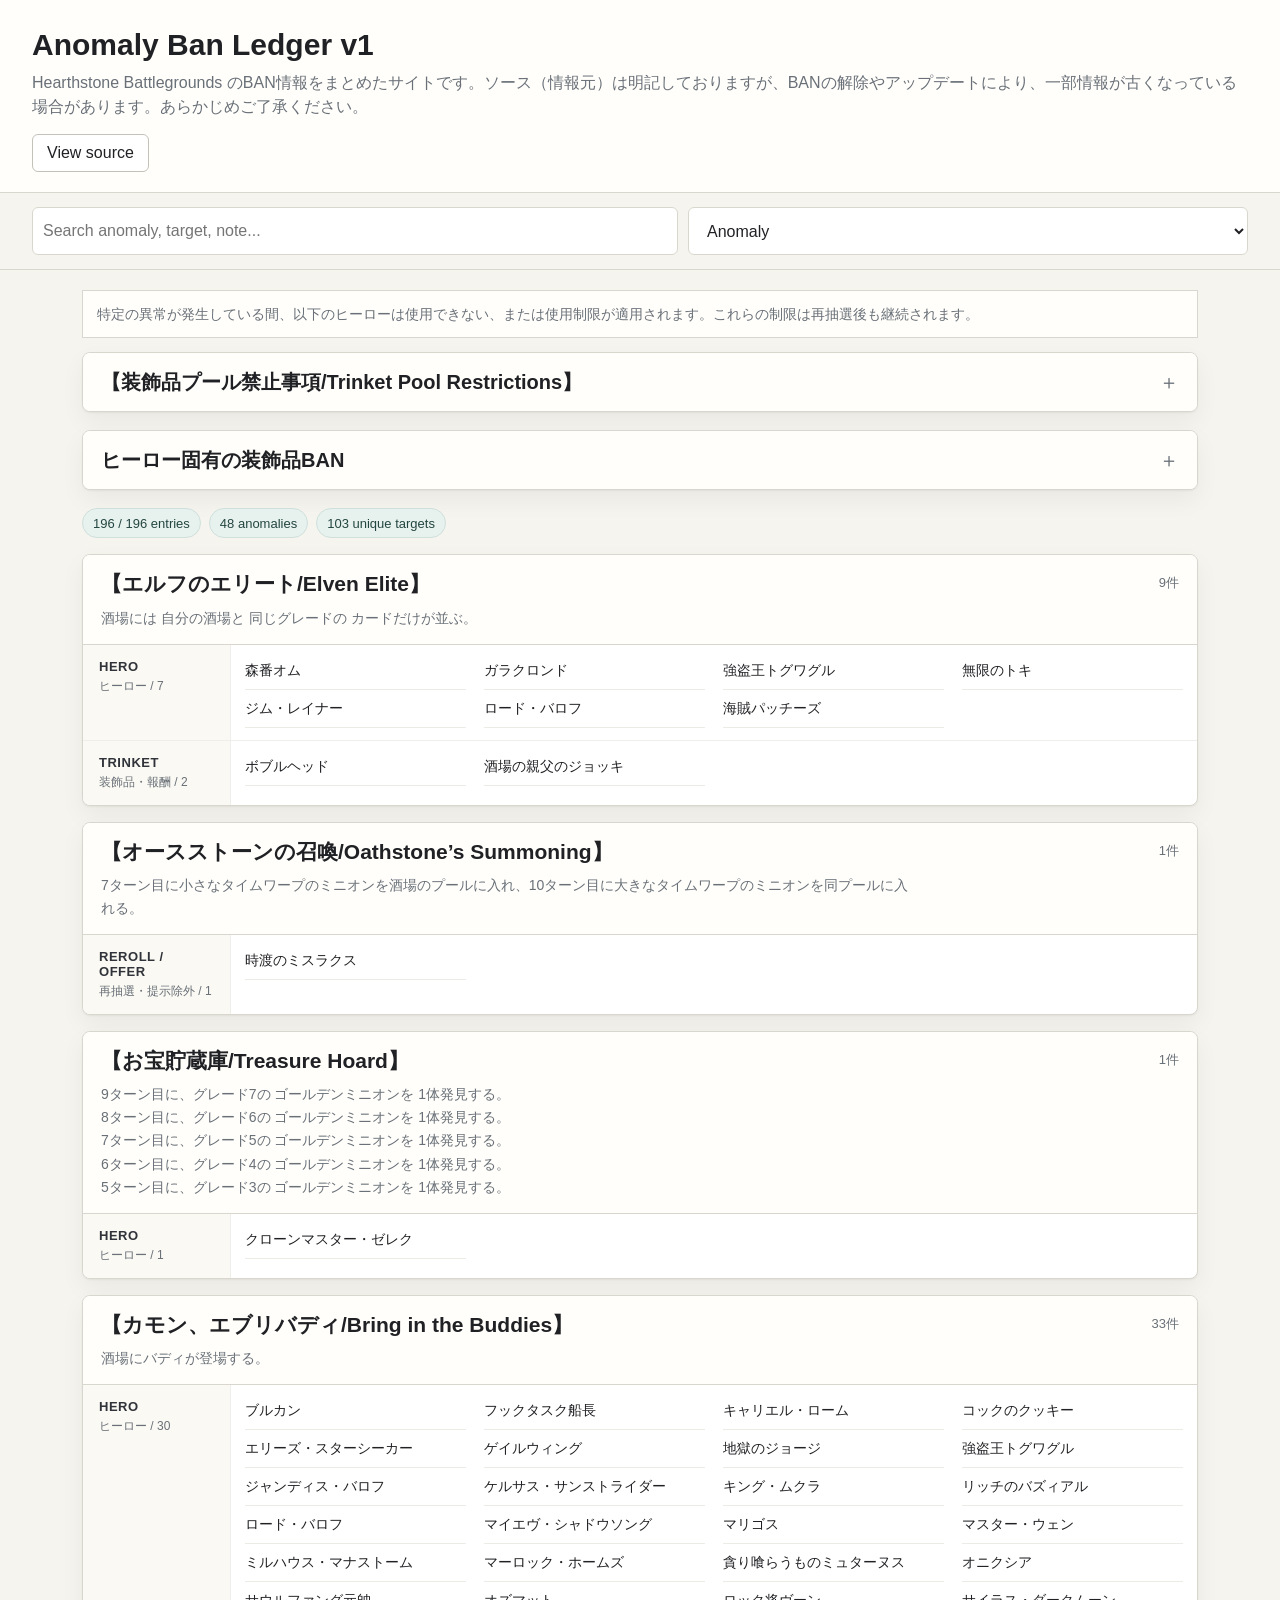
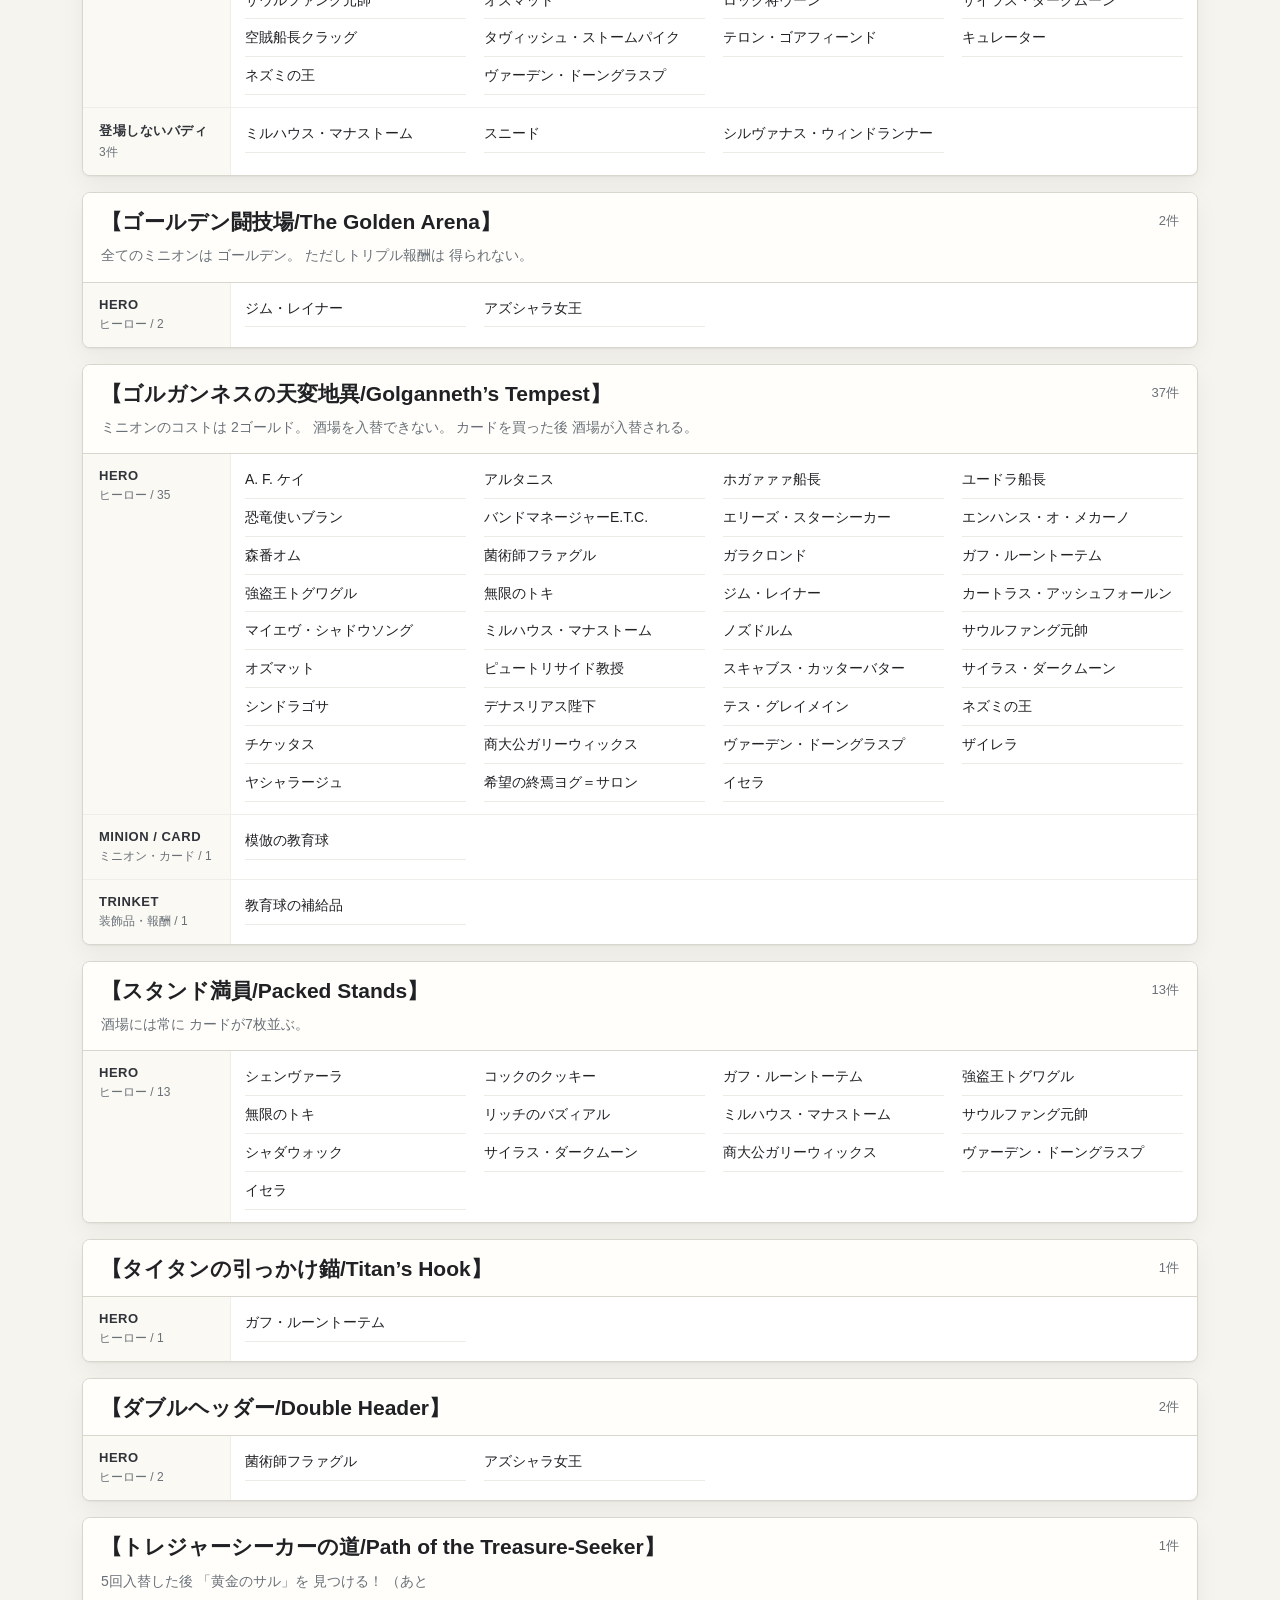
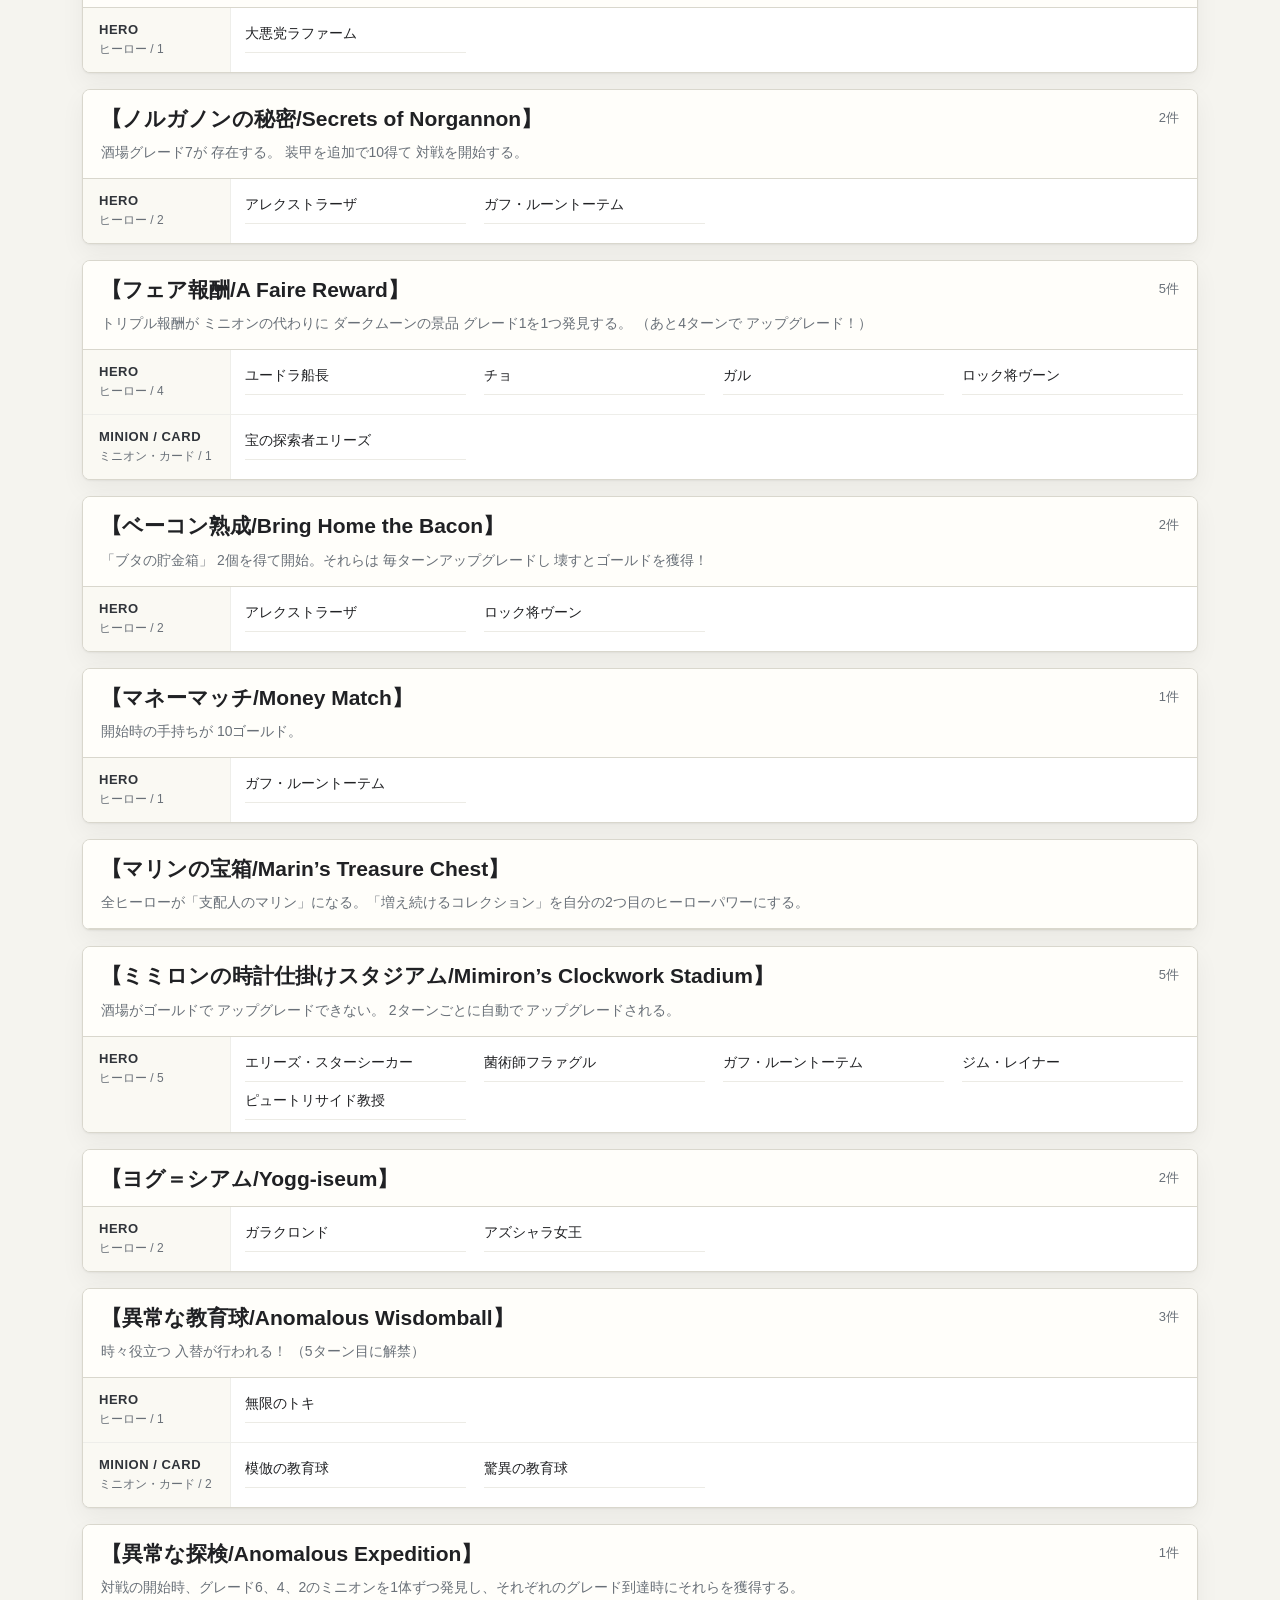
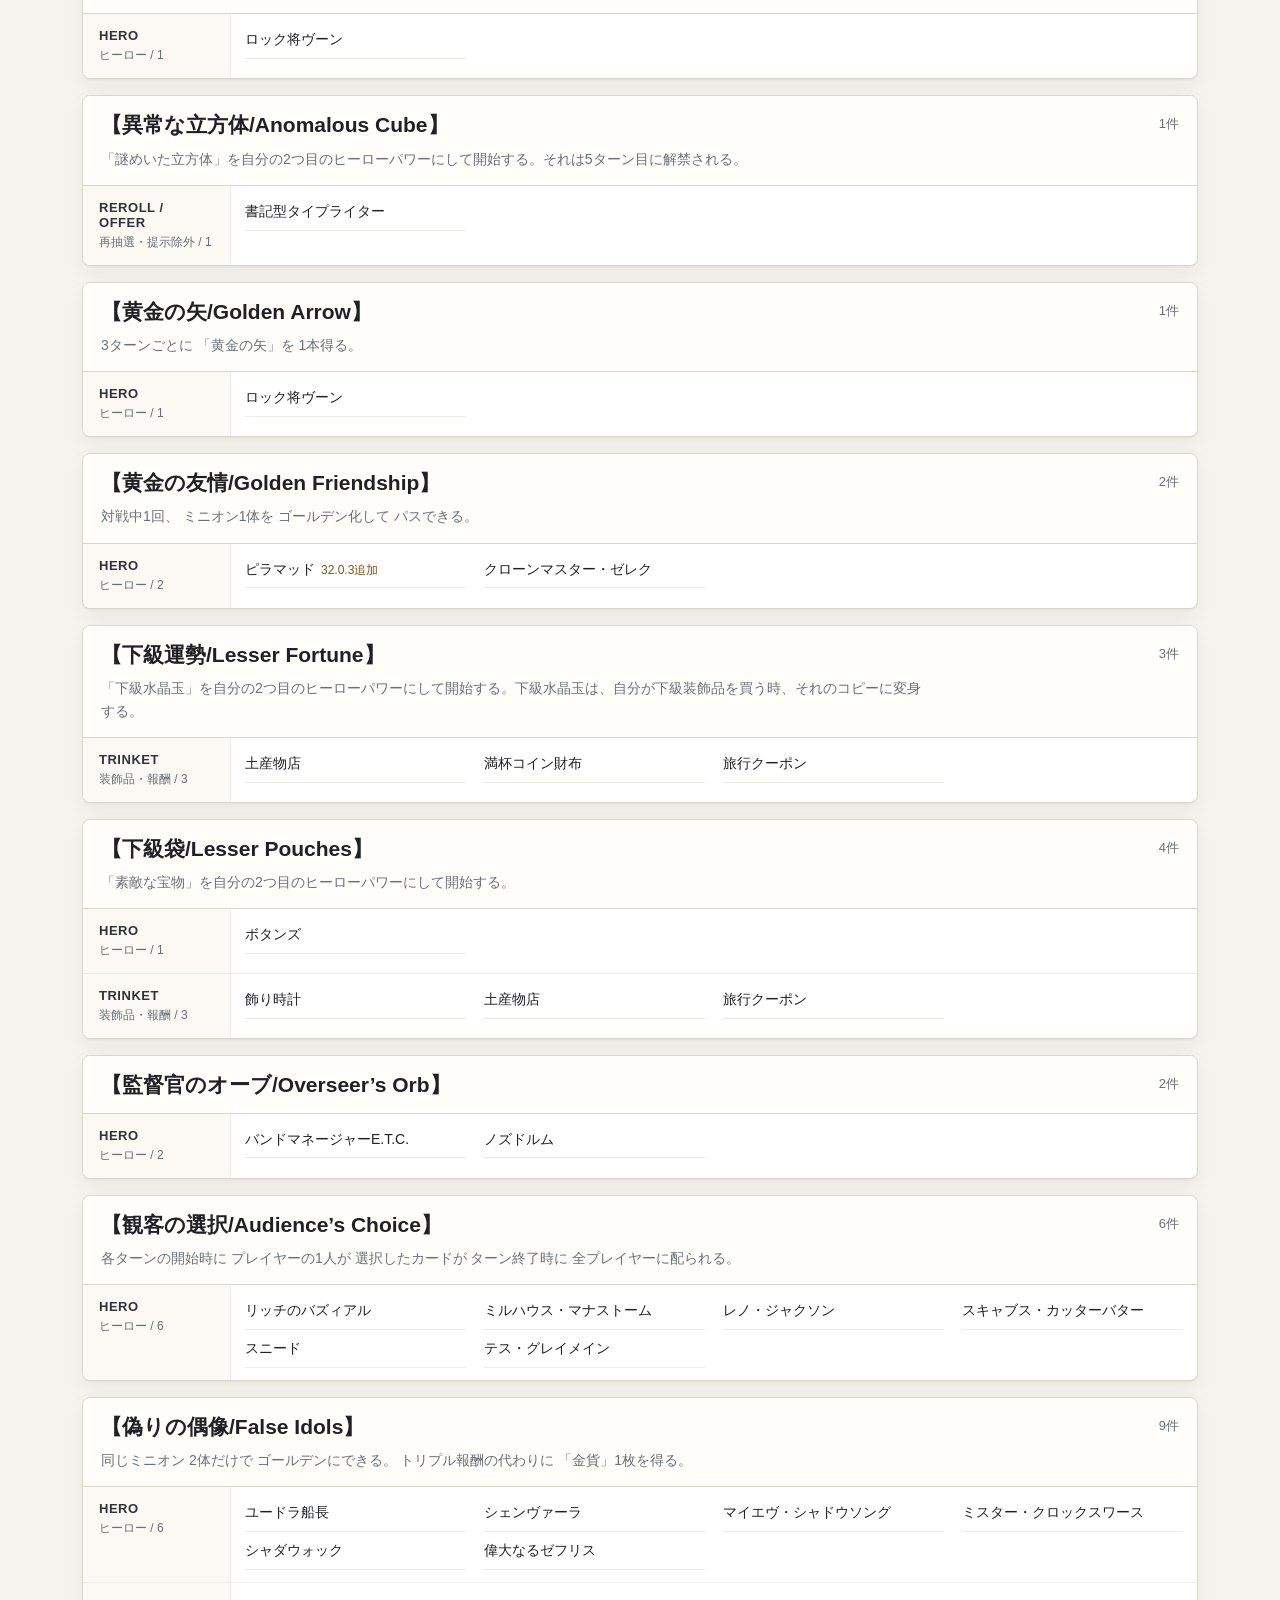
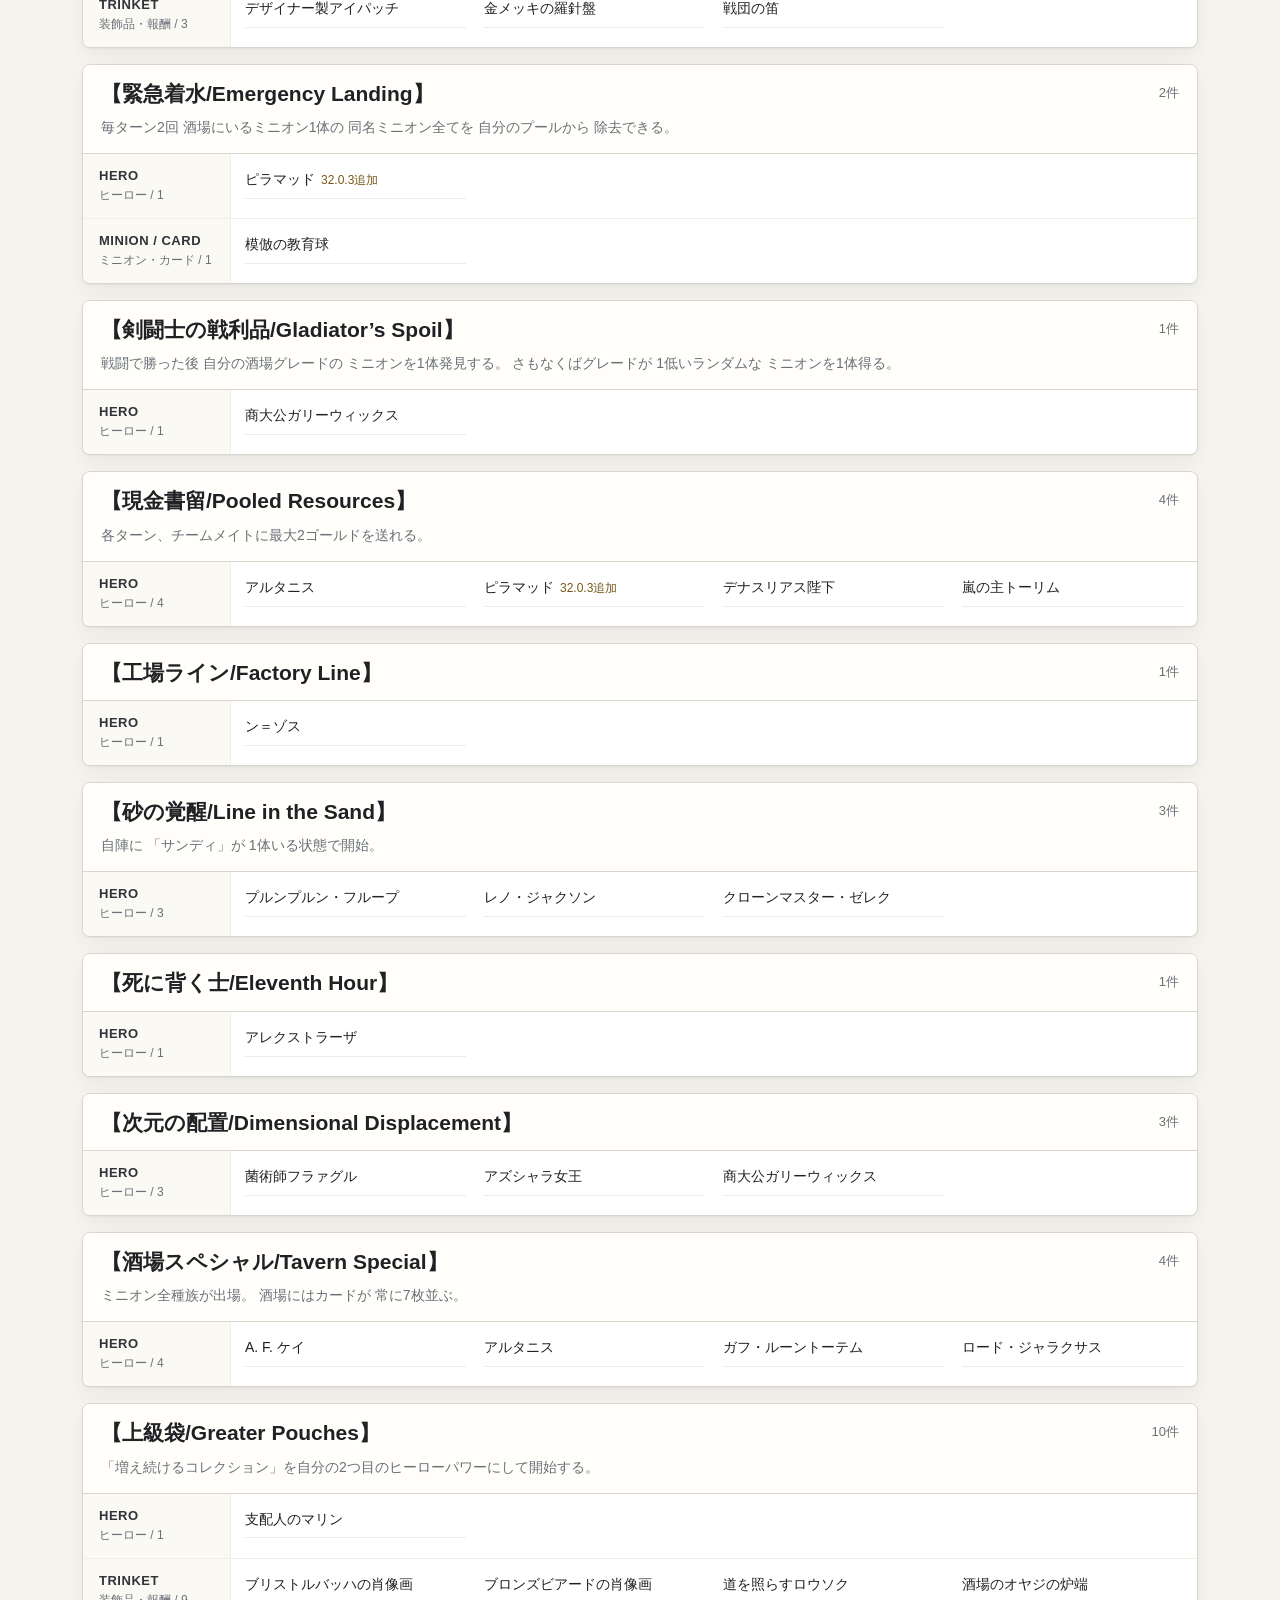
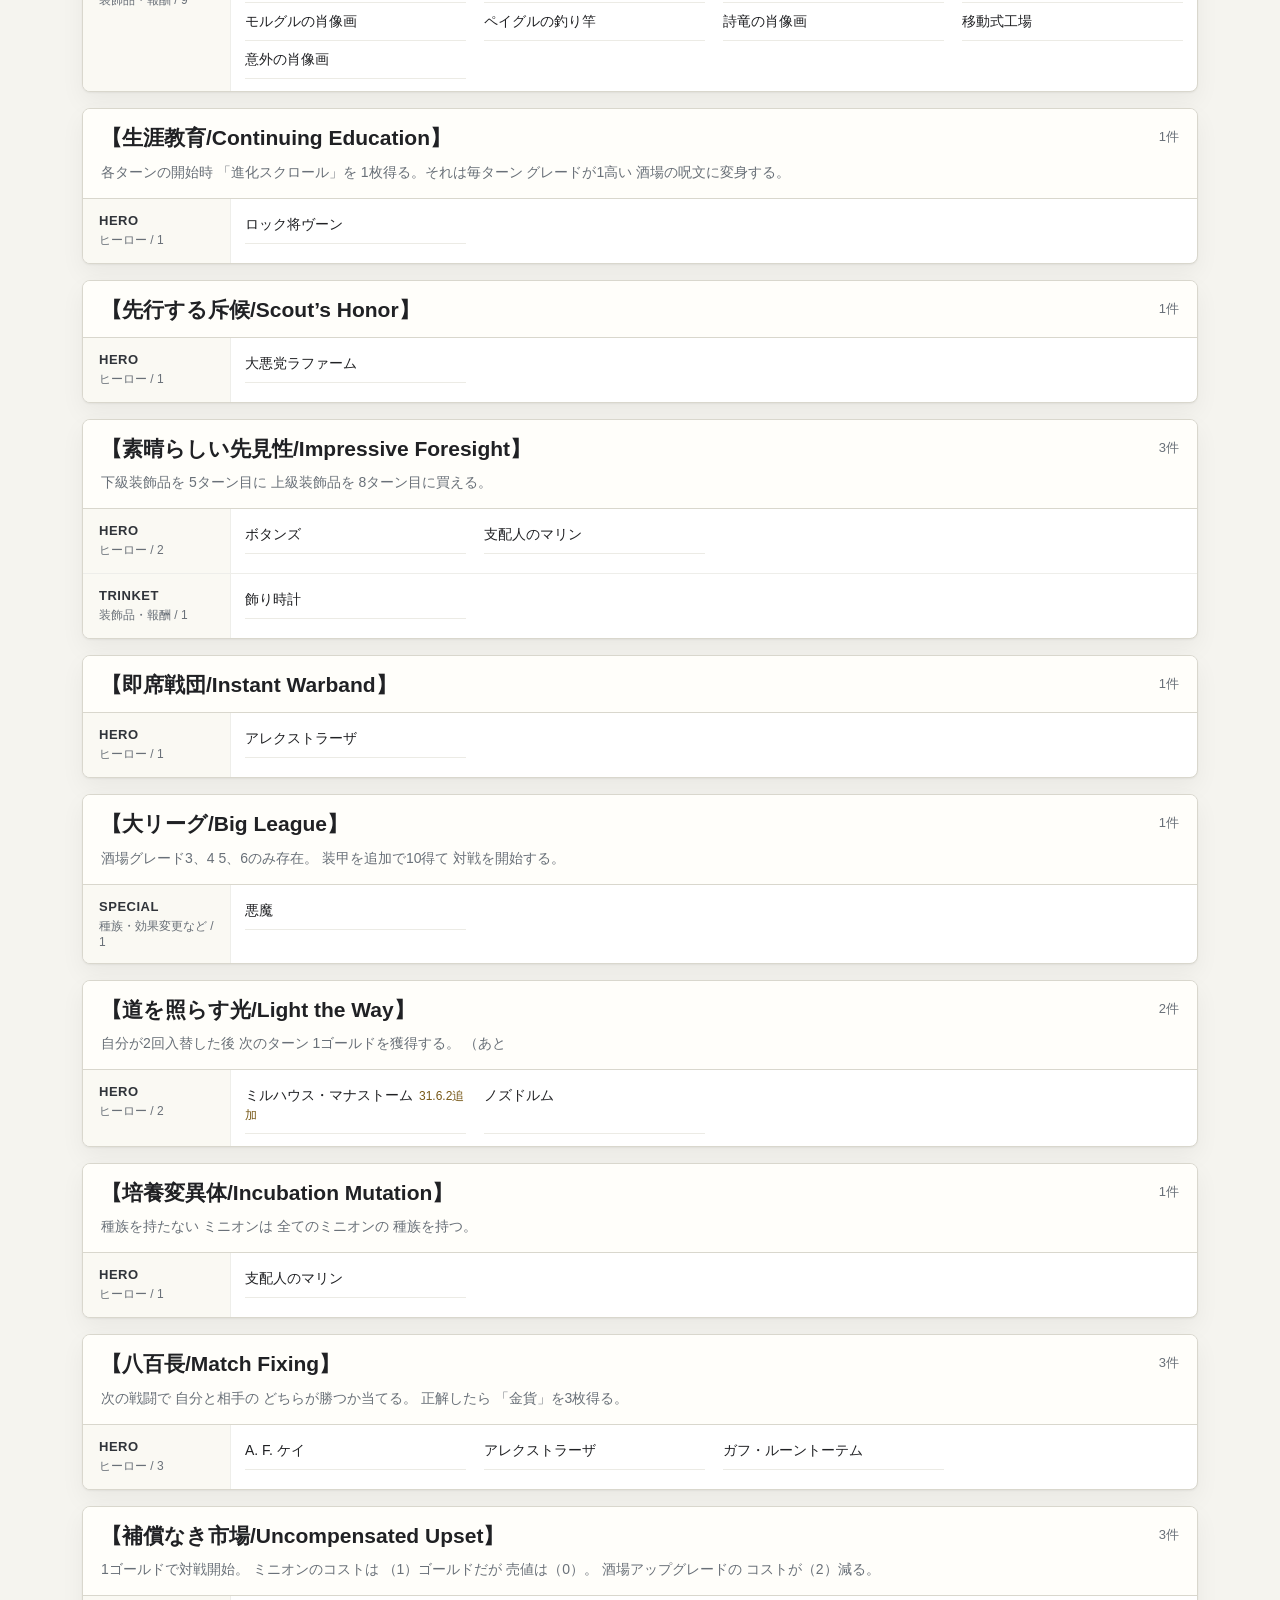
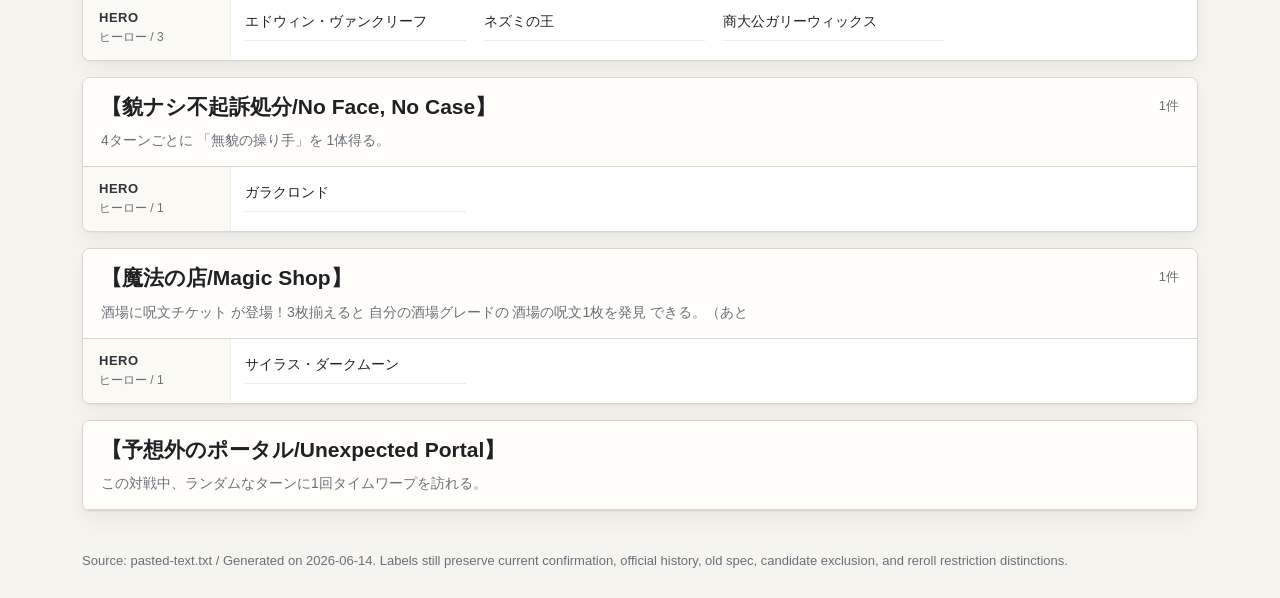
<file: index.html>
<!doctype html>
<html lang="ja">
<head>
<meta charset="utf-8">
<meta name="viewport" content="width=device-width, initial-scale=1">
<title>Anomaly Ban Ledger v1</title>
<style>
:root { color-scheme: light; --bg:#f5f4ef; --paper:#fffefa; --panel:#ffffff; --ink:#202124; --muted:#697078; --line:#d9d7cd; --line-strong:#c4c2b8; --accent-soft:#e7f1ee; --hero:#e9f1ff; --card:#fff0df; --trinket:#f1ebff; --reroll:#e8f6e9; --special:#fff7cc; --old:#fff2d6; --shadow:0 1px 2px rgba(20,20,15,.05), 0 10px 24px rgba(20,20,15,.05); }
* { box-sizing:border-box; } html { scroll-behavior:smooth; } body { margin:0; background:var(--bg); color:var(--ink); font-family:-apple-system,BlinkMacSystemFont,"Segoe UI",sans-serif; }
header { background:var(--paper); border-bottom:1px solid var(--line); padding:28px 32px 20px; } h1 { margin:0 0 8px; font-size:30px; line-height:1.15; letter-spacing:0; } p { margin:0; color:var(--muted); line-height:1.55; }
.header-actions { margin-top:14px; }
.source-button { min-height:38px; border:1px solid var(--line-strong); border-radius:6px; padding:8px 14px; background:#fff; color:var(--ink); font:inherit; cursor:pointer; }
.source-button:hover { background:#f8f7f2; }
.source-button[aria-expanded="true"] { background:var(--accent-soft); border-color:#bfd5cf; }
.source-panel { max-width:1180px; margin:16px auto 0; padding:0 32px; }
.source-panel[hidden] { display:none; }
.source-panel-inner { border:1px solid var(--line); border-radius:8px; background:var(--panel); padding:18px; box-shadow:var(--shadow); }
.source-panel h2 { margin:0 0 10px; font-size:18px; }
.source-list { display:grid; grid-template-columns:repeat(auto-fit,minmax(260px,1fr)); gap:0 22px; }
.source-entry { padding:10px 0; border-bottom:1px solid #ecebe5; }
.source-entry strong { display:block; margin-bottom:3px; font-size:14px; }
.source-entry a { color:#245f8f; font-size:13px; line-height:1.45; overflow-wrap:anywhere; }
.source-message { color:var(--muted); font-size:14px; }

.hero-trinket-section { margin:0 0 18px; border:1px solid var(--line); border-radius:8px; background:var(--panel); box-shadow:var(--shadow); overflow:hidden; }
.hero-trinket-heading { display:flex; align-items:center; justify-content:space-between; gap:12px; padding:16px 18px; background:var(--paper); cursor:pointer; list-style:none; }
.hero-trinket-heading::-webkit-details-marker { display:none; }
.hero-trinket-heading::after { content:"＋"; flex:0 0 auto; color:var(--muted); font-size:20px; line-height:1; }
.hero-trinket-section[open] .hero-trinket-heading { border-bottom:1px solid var(--line); }
.hero-trinket-section[open] .hero-trinket-heading::after { content:"−"; }
.hero-trinket-title { font-size:20px; font-weight:700; line-height:1.3; }
.hero-trinket-description { padding:12px 18px; border-bottom:1px solid #eeeeea; color:var(--muted); font-size:13px; line-height:1.55; }
.hero-trinket-categories { display:grid; grid-template-columns:repeat(3,minmax(0,1fr)); }
.hero-trinket-category { min-width:0; padding:16px 18px 18px; border-right:1px solid #eeeeea; }
.hero-trinket-category:last-child { border-right:0; }
.hero-trinket-category h3 { margin:0 0 12px; font-size:15px; line-height:1.4; }
.hero-trinket-entry { padding:10px 0; border-top:1px solid #ecebe5; }
.hero-trinket-entry:first-of-type { border-top:0; padding-top:0; }
.hero-trinket-hero { display:block; margin-bottom:5px; font-size:14px; font-weight:650; }
.hero-trinket-name { display:block; color:var(--ink); font-size:14px; line-height:1.55; }
.hero-trinket-note { display:block; margin-top:5px; color:var(--muted); font-size:12px; line-height:1.5; }
.hero-trinket-list { display:grid; gap:4px; }
@media (max-width:900px) { .hero-trinket-categories { grid-template-columns:1fr; } .hero-trinket-category { border-right:0; border-bottom:1px solid #eeeeea; } .hero-trinket-category:last-child { border-bottom:0; } }

.controls { position:sticky; top:0; z-index:4; display:grid; grid-template-columns:minmax(240px,1fr) minmax(340px,560px); gap:10px; padding:14px 32px; background:rgba(245,244,239,.96); backdrop-filter:blur(8px); border-bottom:1px solid var(--line); }
input,select { width:100%; min-height:40px; border:1px solid var(--line); border-radius:6px; padding:8px 10px; background:#fff; color:var(--ink); font:inherit; }
.controls select { min-height:48px; padding:10px 14px; font-size:16px; }
main { max-width:1180px; margin:0 auto; padding:20px 32px 42px; } .restriction-note { margin:0 0 14px; padding:12px 14px; border:1px solid var(--line); background:var(--paper); color:var(--muted); font-size:14px; line-height:1.6; }
.summary { display:flex; flex-wrap:wrap; gap:8px; margin-bottom:16px; }
.badge { display:inline-flex; align-items:center; gap:6px; min-height:30px; border:1px solid #cfe0dc; border-radius:999px; padding:5px 10px; background:var(--accent-soft); color:#244640; font-size:13px; }
.ledger { display:grid; gap:16px; } .anomaly { background:var(--panel); border:1px solid var(--line); border-radius:8px; box-shadow:var(--shadow); overflow:hidden; }
.anomaly-header { display:grid; grid-template-columns:minmax(0,1fr) auto; gap:12px; align-items:start; padding:16px 18px 14px; border-bottom:1px solid var(--line); background:#fffefa; }
.anomaly-title { margin:0; font-size:21px; line-height:1.25; letter-spacing:0; }
.anomaly-description { margin:9px 0 0; max-width:820px; color:var(--muted); font-size:14px; line-height:1.65; white-space:pre-line; } .meta { display:flex; flex-wrap:wrap; gap:7px; margin-top:8px; } .count { white-space:nowrap; color:var(--muted); font-size:13px; padding-top:3px; }
.status { display:inline-flex; align-items:center; border-radius:999px; border:1px solid #cfe0dc; padding:3px 8px; background:#eef4f2; color:#174f47; font-size:12px; line-height:1.2; white-space:nowrap; } .status.old { background:var(--old); border-color:#efd49a; color:#745009; }
.groups { display:grid; gap:0; } .group { display:grid; grid-template-columns:148px minmax(0,1fr); border-top:1px solid #eeeeea; } .group:first-child { border-top:0; }
.group-label { padding:14px 16px; border-right:1px solid #eeeeea; background:#faf9f3; } .group-label strong { display:block; font-size:13px; letter-spacing:.04em; color:#30343a; } .group-label span { display:block; margin-top:4px; color:var(--muted); font-size:12px; }
.items { display:grid; grid-template-columns:repeat(4,minmax(0,1fr)); gap:0 18px; align-content:start; padding:7px 14px 12px; }
.item { display:block; max-width:100%; border:0; border-bottom:1px solid #ecebe5; border-radius:0; background:transparent; padding:9px 0; line-height:1.35; font-size:14px; }
.item.hero, .item.card, .item.trinket, .item.reroll, .item.special { background:transparent; border-color:#ecebe5; }
.note-dot { margin-left:6px; color:#775817; font-size:12px; } .empty { padding:28px; background:var(--panel); border:1px dashed var(--line-strong); border-radius:8px; color:var(--muted); text-align:center; }
footer { max-width:1180px; margin:0 auto; padding:0 32px 30px; color:var(--muted); font-size:13px; }
@media (max-width:760px) { header { padding:24px 16px 18px; } .source-panel { padding:0 16px; } h1 { font-size:25px; } .controls { grid-template-columns:1fr; padding:12px 16px; } main,footer { padding-left:16px; padding-right:16px; } .anomaly-header { grid-template-columns:1fr; } .count { padding-top:0; } .group { grid-template-columns:1fr; } .group-label { border-right:0; border-bottom:1px solid #eeeeea; padding:11px 14px; } .items { grid-template-columns:1fr; padding-top:11px; } }
</style>
</head>
<body>
<header><h1>Anomaly Ban Ledger v1</h1><p>Hearthstone Battlegrounds のBAN情報をまとめたサイトです。ソース（情報元）は明記しておりますが、BANの解除やアップデートにより、一部情報が古くなっている場合があります。あらかじめご了承ください。</p><div class="header-actions"><button type="button" id="sourceToggle" class="source-button" aria-expanded="false" aria-controls="sourcePanel">View source</button></div></header>
<section id="sourcePanel" class="source-panel" hidden><div class="source-panel-inner"><h2>View source</h2><div id="sourceList" class="source-list"><p class="source-message">読み込み中です。</p></div></div></section>
<section class="controls" aria-label="filters"><input id="q" type="search" placeholder="Search anomaly, target, note..." autocomplete="off"><select id="anomalyFilter"><option value="">Anomaly</option></select></section>
<main><p class="restriction-note">特定の異常が発生している間、以下のヒーローは使用できない、または使用制限が適用されます。これらの制限は再抽選後も継続されます。</p>
<details class="hero-trinket-section" id="trinketPoolRestrictionsSection">
  <summary class="hero-trinket-heading">
    <span class="hero-trinket-title">【装飾品プール禁止事項/Trinket Pool Restrictions】</span>
  </summary>
  <div class="hero-trinket-description">特定の条件下で装飾品プールから除外される項目です。</div>
  <div id="trinketPoolRestrictions" class="groups"></div>
</details>
<details class="hero-trinket-section">
  <summary class="hero-trinket-heading">
    <span class="hero-trinket-title">ヒーロー固有の装飾品BAN</span>
  </summary>
  <div class="hero-trinket-description">特定のヒーローに対する装飾品の利用制限と、ヒーローパワー専用プールからの除外情報です。</div>
  <div class="hero-trinket-categories">
    <section class="hero-trinket-category">
      <h3>現行35.6.2</h3>
      <div class="hero-trinket-entry">
        <span class="hero-trinket-hero">ミルハウス・マナストーム</span>
        <span class="hero-trinket-name">チルメアモザイク</span>
      </div>
      <div class="hero-trinket-entry">
        <span class="hero-trinket-hero">シンドラゴサ</span>
        <span class="hero-trinket-name">チルメアモザイク</span>
      </div>
    </section>
    <section class="hero-trinket-category">
      <h3>過去の公式BAN履歴</h3>
      <div class="hero-trinket-entry">
        <span class="hero-trinket-hero">ミルハウス・マナストーム</span>
        <span class="hero-trinket-name">リサイクルのステッカー</span>
        <span class="hero-trinket-note">32.4.2時点</span>
      </div>
      <div class="hero-trinket-entry">
        <span class="hero-trinket-hero">オニクシア</span>
        <span class="hero-trinket-name">甲虫のバンド</span>
        <span class="hero-trinket-note">32.2.2時点</span>
      </div>
    </section>
    <section class="hero-trinket-category">
      <h3>ヒーローパワー専用装飾品プールから除外</h3>
      <div class="hero-trinket-entry">
        <span class="hero-trinket-hero">支配人のマリン</span>
        <div class="hero-trinket-list">
          <span class="hero-trinket-name">ブーマーロボの肖像画</span>
          <span class="hero-trinket-name">永劫の肖像画</span>
          <span class="hero-trinket-name">フェルブラッドの肖像画</span>
          <span class="hero-trinket-name">木彫りのトラ</span>
          <span class="hero-trinket-name">土産物店</span>
          <span class="hero-trinket-name">ガチョウの肖像画</span>
          <span class="hero-trinket-name">魔鏡</span>
        </div>
        <span class="hero-trinket-note">31.2時点。通常の装飾品提示ではなく、ヒーローパワー専用プール。</span>
      </div>
      <div class="hero-trinket-entry">
        <span class="hero-trinket-hero">空賊船長クラッグのヒーローパワー所持時</span>
        <span class="hero-trinket-name">時渡のレイ</span>
        <span class="hero-trinket-note">タイムワープの候補から除外</span>
      </div>
    </section>
  </div>
</details>
<div class="summary" id="summary"></div><div class="ledger" id="ledger"></div></main>
<footer>Source: pasted-text.txt / Generated on 2026-06-14. Labels still preserve current confirmation, official history, old spec, candidate exclusion, and reroll restriction distinctions.</footer>
<script>
const rows = [{"section":"A. 現行35.6系で直接再確認できるBAN","anomaly":"【偽りの偶像/False Idols】","restriction":"ヒーローBAN","target":"Mister Clocksworth（ミスター・クロックスワース）","status":"現行確認","note":""},{"section":"A. 現行35.6系で直接再確認できるBAN","anomaly":"【偽りの偶像/False Idols】","restriction":"装飾品BAN","target":"Designer Eyepatch（デザイナー製アイパッチ）","status":"現行確認","note":""},{"section":"A. 現行35.6系で直接再確認できるBAN","anomaly":"【偽りの偶像/False Idols】","restriction":"装飾品BAN","target":"Warband Whistle（戦団の笛）","status":"現行確認","note":""},{"section":"A. 現行35.6系で直接再確認できるBAN","anomaly":"【偽りの偶像/False Idols】","restriction":"装飾品BAN","target":"Gold-plated Compass（金メッキの羅針盤）","status":"現行確認","note":""},{"section":"A. 現行35.6系で直接再確認できるBAN","anomaly":"【異常な探検/Anomalous Expedition】","restriction":"ヒーローBAN","target":"Rock Master Voone（ロック将ヴーン）","status":"現行確認","note":""},{"section":"A. 現行35.6系で直接再確認できるBAN","anomaly":"【異常な立方体/Anomalous Cube】","restriction":"Mystery Cubeからの提示BAN","target":"Transcribing Typewriter（書記型タイプライター）","status":"現行確認","note":""},{"section":"A. 現行35.6系で直接再確認できるBAN","anomaly":"【オースストーンの召喚/Oathstone’s Summoning】","restriction":"TimewarpカードBAN","target":"Timewarped Mythrax（時渡のミスラクス）","status":"現行確認","note":""},{"section":"A. 現行35.6系で直接再確認できるBAN","anomaly":"【下級運勢/Lesser Fortune】","restriction":"装飾品BAN","target":"Trip Vouchers（旅行クーポン）","status":"現行確認","note":""},{"section":"A. 現行35.6系で直接再確認できるBAN","anomaly":"【下級運勢/Lesser Fortune】","restriction":"装飾品BAN","target":"Souvenir Stand（土産物店）","status":"現行確認","note":""},{"section":"A. 現行35.6系で直接再確認できるBAN","anomaly":"【下級運勢/Lesser Fortune】","restriction":"装飾品BAN","target":"Stuffed Coin Purse（満杯コイン財布）","status":"現行確認","note":""},{"section":"B. 31.6時点の異常別ヒーローBAN一覧","anomaly":"【生涯教育/Continuing Education】","restriction":"ヒーローBAN","target":"Rock Master Voone（ロック将ヴーン）","status":"公式履歴","note":""},{"section":"A. F. Kay","anomaly":"【培養変異体/Incubation Mutation】","restriction":"ヒーローBAN","target":"Marin the Manager（支配人のマリン）","status":"現行確認","note":""},{"section":"E. T.C., Band Manager","anomaly":"【魔法の店/Magic Shop】","restriction":"ヒーローBAN","target":"Silas Darkmoon（サイラス・ダークムーン）","status":"公式履歴","note":""},{"section":"E. T.C., Band Manager","anomaly":"【道を照らす光/Light the Way】","restriction":"ヒーローBAN","target":"Nozdormu（ノズドルム）","status":"公式履歴","note":""},{"section":"E. T.C., Band Manager","anomaly":"【道を照らす光/Light the Way】","restriction":"ヒーローBAN","target":"Millhouse Manastorm（ミルハウス・マナストーム）","status":"公式履歴","note":"31.6.2追加"},{"section":"E. T.C., Band Manager","anomaly":"【緊急着水/Emergency Landing】","restriction":"ヒーローBAN","target":"Pyramad（ピラマッド）","status":"公式履歴","note":"32.0.3追加"},{"section":"E. T.C., Band Manager","anomaly":"【緊急着水/Emergency Landing】","restriction":"カードBAN","target":"Knockoff Wisdomball（模倣の教育球）","status":"公式履歴","note":""},{"section":"D. デュオ専用異常","anomaly":"【黄金の友情/Golden Friendship】","restriction":"ヒーローBAN","target":"Zerek, Master Cloner（クローンマスター・ゼレク）","status":"公式履歴","note":""},{"section":"D. デュオ専用異常","anomaly":"【黄金の友情/Golden Friendship】","restriction":"ヒーローBAN","target":"Pyramad（ピラマッド）","status":"公式履歴","note":"32.0.3追加"},{"section":"D. デュオ専用異常","anomaly":"【砂の覚醒/Line in the Sand】","restriction":"ヒーローBAN","target":"Zerek, Master Cloner（クローンマスター・ゼレク）","status":"公式履歴","note":""},{"section":"D. デュオ専用異常","anomaly":"【砂の覚醒/Line in the Sand】","restriction":"ヒーローBAN","target":"Flobbidinous Floop（プルンプルン・フループ）","status":"公式履歴","note":""},{"section":"D. デュオ専用異常","anomaly":"【砂の覚醒/Line in the Sand】","restriction":"ヒーローBAN","target":"Reno Jackson（レノ・ジャクソン）","status":"公式履歴","note":""},{"section":"E. T.C., Band Manager〔31.6.2追加〕","anomaly":"【現金書留/Pooled Resources】","restriction":"ヒーローBAN","target":"Sire Denathrius（デナスリアス陛下）","status":"公式履歴","note":""},{"section":"E. T.C., Band Manager〔31.6.2追加〕","anomaly":"【現金書留/Pooled Resources】","restriction":"ヒーローBAN","target":"Thorim, Stormlord（嵐の主トーリム）","status":"公式履歴","note":""},{"section":"E. T.C., Band Manager〔31.6.2追加〕","anomaly":"【現金書留/Pooled Resources】","restriction":"ヒーローBAN","target":"Artanis（アルタニス）","status":"公式履歴","note":""},{"section":"E. T.C., Band Manager〔31.6.2追加〕","anomaly":"【現金書留/Pooled Resources】","restriction":"ヒーローBAN","target":"Pyramad（ピラマッド）","status":"公式履歴","note":"32.0.3追加"},{"section":"E. 復帰異常・既存異常のBAN","anomaly":"【フェア報酬/A Faire Reward】","restriction":"ヒーローBAN","target":"Captain Eudora（ユードラ船長）","status":"公式履歴","note":""},{"section":"E. 復帰異常・既存異常のBAN","anomaly":"【フェア報酬/A Faire Reward】","restriction":"ヒーローBAN","target":"Rock Master Voone（ロック将ヴーン）","status":"公式履歴","note":""},{"section":"E. 復帰異常・既存異常のBAN","anomaly":"【フェア報酬/A Faire Reward】","restriction":"ヒーローBAN","target":"Cho（チョ）","status":"公式履歴","note":""},{"section":"E. 復帰異常・既存異常のBAN","anomaly":"【フェア報酬/A Faire Reward】","restriction":"ヒーローBAN","target":"Gall（ガル）","status":"公式履歴","note":""},{"section":"E. 復帰異常・既存異常のBAN","anomaly":"【フェア報酬/A Faire Reward】","restriction":"カードBAN","target":"Treasure-Seeker Elise（宝の探索者エリーズ）","status":"公式履歴","note":""},{"section":"A. F. Kay","anomaly":"【ベーコン熟成/Bring Home the Bacon】","restriction":"ヒーローBAN","target":"Alexstrasza（アレクストラーザ）","status":"現行確認","note":""},{"section":"A. F. Kay","anomaly":"【ベーコン熟成/Bring Home the Bacon】","restriction":"ヒーローBAN","target":"Rock Master Voone（ロック将ヴーン）","status":"現行確認","note":""},{"section":"A. F. Kay","anomaly":"【カモン、エブリバディ/Bring in the Buddies】","restriction":"ヒーローBAN","target":"The Rat King（ネズミの王）","status":"現行確認","note":""},{"section":"A. F. Kay","anomaly":"【カモン、エブリバディ/Bring in the Buddies】","restriction":"ヒーローBAN","target":"George the Fallen（地獄のジョージ）","status":"現行確認","note":""},{"section":"A. F. Kay","anomaly":"【カモン、エブリバディ/Bring in the Buddies】","restriction":"ヒーローBAN","target":"Lich Baz'hial（リッチのバズィアル）","status":"現行確認","note":""},{"section":"A. F. Kay","anomaly":"【カモン、エブリバディ/Bring in the Buddies】","restriction":"ヒーローBAN","target":"The Curator（キュレーター）","status":"現行確認","note":""},{"section":"A. F. Kay","anomaly":"【カモン、エブリバディ/Bring in the Buddies】","restriction":"ヒーローBAN","target":"King Mukla（キング・ムクラ）","status":"現行確認","note":""},{"section":"A. F. Kay","anomaly":"【カモン、エブリバディ/Bring in the Buddies】","restriction":"ヒーローBAN","target":"Elise Starseeker（エリーズ・スターシーカー）","status":"現行確認","note":""},{"section":"A. F. Kay","anomaly":"【カモン、エブリバディ/Bring in the Buddies】","restriction":"ヒーローBAN","target":"Millhouse Manastorm（ミルハウス・マナストーム）","status":"現行確認","note":""},{"section":"A. F. Kay","anomaly":"【カモン、エブリバディ/Bring in the Buddies】","restriction":"ヒーローBAN","target":"Malygos（マリゴス）","status":"現行確認","note":""},{"section":"A. F. Kay","anomaly":"【カモン、エブリバディ/Bring in the Buddies】","restriction":"ヒーローBAN","target":"Kael'thas Sunstrider（ケルサス・サンストライダー）","status":"現行確認","note":""},{"section":"A. F. Kay","anomaly":"【カモン、エブリバディ/Bring in the Buddies】","restriction":"ヒーローBAN","target":"Maiev Shadowsong（マイエヴ・シャドウソング）","status":"現行確認","note":""},{"section":"A. F. Kay","anomaly":"【カモン、エブリバディ/Bring in the Buddies】","restriction":"ヒーローBAN","target":"Captain Hooktusk（フックタスク船長）","status":"現行確認","note":""},{"section":"A. F. Kay","anomaly":"【カモン、エブリバディ/Bring in the Buddies】","restriction":"ヒーローBAN","target":"Skycap'n Kragg（空賊船長クラッグ）","status":"現行確認","note":""},{"section":"A. F. Kay","anomaly":"【カモン、エブリバディ/Bring in the Buddies】","restriction":"ヒーローBAN","target":"Jandice Barov（ジャンディス・バロフ）","status":"現行確認","note":""},{"section":"A. F. Kay","anomaly":"【カモン、エブリバディ/Bring in the Buddies】","restriction":"ヒーローBAN","target":"Lord Barov（ロード・バロフ）","status":"現行確認","note":""},{"section":"A. F. Kay","anomaly":"【カモン、エブリバディ/Bring in the Buddies】","restriction":"ヒーローBAN","target":"Silas Darkmoon（サイラス・ダークムーン）","status":"現行確認","note":""},{"section":"A. F. Kay","anomaly":"【カモン、エブリバディ/Bring in the Buddies】","restriction":"ヒーローBAN","target":"Overlord Saurfang（サウルファング元帥）","status":"現行確認","note":""},{"section":"A. F. Kay","anomaly":"【カモン、エブリバディ/Bring in the Buddies】","restriction":"ヒーローBAN","target":"Master Nguyen（マスター・ウェン）","status":"現行確認","note":""},{"section":"A. F. Kay","anomaly":"【カモン、エブリバディ/Bring in the Buddies】","restriction":"ヒーローBAN","target":"Mutanus the Devourer（貪り喰らうものミュターヌス）","status":"現行確認","note":""},{"section":"A. F. Kay","anomaly":"【カモン、エブリバディ/Bring in the Buddies】","restriction":"ヒーローBAN","target":"Cariel Roame（キャリエル・ローム）","status":"現行確認","note":""},{"section":"A. F. Kay","anomaly":"【カモン、エブリバディ/Bring in the Buddies】","restriction":"ヒーローBAN","target":"Galewing（ゲイルウィング）","status":"現行確認","note":""},{"section":"A. F. Kay","anomaly":"【カモン、エブリバディ/Bring in the Buddies】","restriction":"ヒーローBAN","target":"Cookie the Cook（コックのクッキー）","status":"現行確認","note":""},{"section":"A. F. Kay","anomaly":"【カモン、エブリバディ/Bring in the Buddies】","restriction":"ヒーローBAN","target":"Tavish Stormpike（タヴィッシュ・ストームパイク）","status":"現行確認","note":""},{"section":"A. F. Kay","anomaly":"【カモン、エブリバディ/Bring in the Buddies】","restriction":"ヒーローBAN","target":"Varden Dawngrasp（ヴァーデン・ドーングラスプ）","status":"現行確認","note":""},{"section":"A. F. Kay","anomaly":"【カモン、エブリバディ/Bring in the Buddies】","restriction":"ヒーローBAN","target":"Bru'kan（ブルカン）","status":"現行確認","note":""},{"section":"A. F. Kay","anomaly":"【カモン、エブリバディ/Bring in the Buddies】","restriction":"ヒーローBAN","target":"Onyxia（オニクシア）","status":"現行確認","note":""},{"section":"A. F. Kay","anomaly":"【カモン、エブリバディ/Bring in the Buddies】","restriction":"ヒーローBAN","target":"Murloc Holmes（マーロック・ホームズ）","status":"現行確認","note":""},{"section":"A. F. Kay","anomaly":"【カモン、エブリバディ/Bring in the Buddies】","restriction":"ヒーローBAN","target":"Ozumat（オズマット）","status":"現行確認","note":""},{"section":"A. F. Kay","anomaly":"【カモン、エブリバディ/Bring in the Buddies】","restriction":"ヒーローBAN","target":"Heistbaron Togwaggle（強盗王トグワグル）","status":"現行確認","note":""},{"section":"A. F. Kay","anomaly":"【カモン、エブリバディ/Bring in the Buddies】","restriction":"ヒーローBAN","target":"Teron Gorefiend（テロン・ゴアフィーンド）","status":"現行確認","note":""},{"section":"A. F. Kay","anomaly":"【カモン、エブリバディ/Bring in the Buddies】","restriction":"ヒーローBAN","target":"Rock Master Voone（ロック将ヴーン）","status":"現行確認","note":""},{"section":"A. F. Kay","anomaly":"【カモン、エブリバディ/Bring in the Buddies】","restriction":"異常効果による内容変更","target":"Sylvanas Windrunner（シルヴァナス・ウィンドランナー）","status":"現行確認","note":""},{"section":"A. F. Kay","anomaly":"【カモン、エブリバディ/Bring in the Buddies】","restriction":"異常効果による内容変更","target":"Sneed（スニード）","status":"現行確認","note":""},{"section":"A. F. Kay","anomaly":"【カモン、エブリバディ/Bring in the Buddies】","restriction":"異常効果による内容変更","target":"Millhouse Manastorm（ミルハウス・マナストーム）","status":"現行確認","note":""},{"section":"E. T.C., Band Manager","anomaly":"【スタンド満員/Packed Stands】","restriction":"ヒーローBAN","target":"Trade Prince Gallywix（商大公ガリーウィックス）","status":"公式履歴","note":""},{"section":"E. T.C., Band Manager","anomaly":"【スタンド満員/Packed Stands】","restriction":"ヒーローBAN","target":"Shudderwock（シャダウォック）","status":"公式履歴","note":""},{"section":"E. T.C., Band Manager","anomaly":"【スタンド満員/Packed Stands】","restriction":"ヒーローBAN","target":"Lich Baz'hial（リッチのバズィアル）","status":"公式履歴","note":""},{"section":"E. T.C., Band Manager","anomaly":"【スタンド満員/Packed Stands】","restriction":"ヒーローBAN","target":"Infinite Toki（無限のトキ）","status":"公式履歴","note":""},{"section":"E. T.C., Band Manager","anomaly":"【スタンド満員/Packed Stands】","restriction":"ヒーローBAN","target":"Millhouse Manastorm（ミルハウス・マナストーム）","status":"公式履歴","note":""},{"section":"E. T.C., Band Manager","anomaly":"【スタンド満員/Packed Stands】","restriction":"ヒーローBAN","target":"Ysera（イセラ）","status":"公式履歴","note":""},{"section":"E. T.C., Band Manager","anomaly":"【スタンド満員/Packed Stands】","restriction":"ヒーローBAN","target":"Chenvaala（シェンヴァーラ）","status":"公式履歴","note":""},{"section":"E. T.C., Band Manager","anomaly":"【スタンド満員/Packed Stands】","restriction":"ヒーローBAN","target":"Silas Darkmoon（サイラス・ダークムーン）","status":"公式履歴","note":""},{"section":"E. T.C., Band Manager","anomaly":"【スタンド満員/Packed Stands】","restriction":"ヒーローBAN","target":"Guff Runetotem（ガフ・ルーントーテム）","status":"公式履歴","note":""},{"section":"E. T.C., Band Manager","anomaly":"【スタンド満員/Packed Stands】","restriction":"ヒーローBAN","target":"Overlord Saurfang（サウルファング元帥）","status":"公式履歴","note":""},{"section":"E. T.C., Band Manager","anomaly":"【スタンド満員/Packed Stands】","restriction":"ヒーローBAN","target":"Cookie the Cook（コックのクッキー）","status":"公式履歴","note":""},{"section":"E. T.C., Band Manager","anomaly":"【スタンド満員/Packed Stands】","restriction":"ヒーローBAN","target":"Varden Dawngrasp（ヴァーデン・ドーングラスプ）","status":"公式履歴","note":""},{"section":"E. T.C., Band Manager","anomaly":"【スタンド満員/Packed Stands】","restriction":"ヒーローBAN","target":"Heistbaron Togwaggle（強盗王トグワグル）","status":"公式履歴","note":""},{"section":"F. 偽りの偶像","anomaly":"【偽りの偶像/False Idols】","restriction":"ヒーローBAN履歴","target":"Shudderwock（シャダウォック）","status":"公式履歴/現行一部確認","note":""},{"section":"F. 偽りの偶像","anomaly":"【偽りの偶像/False Idols】","restriction":"ヒーローBAN履歴","target":"Maiev Shadowsong（マイエヴ・シャドウソング）","status":"公式履歴/現行一部確認","note":""},{"section":"F. 偽りの偶像","anomaly":"【偽りの偶像/False Idols】","restriction":"ヒーローBAN履歴","target":"Captain Eudora（ユードラ船長）","status":"公式履歴/現行一部確認","note":""},{"section":"F. 偽りの偶像","anomaly":"【偽りの偶像/False Idols】","restriction":"ヒーローBAN履歴","target":"Chenvaala（シェンヴァーラ）","status":"公式履歴/現行一部確認","note":""},{"section":"F. 偽りの偶像","anomaly":"【偽りの偶像/False Idols】","restriction":"ヒーローBAN履歴","target":"Zephrys, the Great（偉大なるゼフリス）","status":"公式履歴/現行一部確認","note":""},{"section":"J. Uncompensated Upset","anomaly":"【補償なき市場/Uncompensated Upset】","restriction":"ヒーローBAN","target":"Edwin VanCleef（エドウィン・ヴァンクリーフ）","status":"公式履歴","note":""},{"section":"J. Uncompensated Upset","anomaly":"【補償なき市場/Uncompensated Upset】","restriction":"ヒーローBAN","target":"Trade Prince Gallywix（商大公ガリーウィックス）","status":"公式履歴","note":""},{"section":"J. Uncompensated Upset","anomaly":"【補償なき市場/Uncompensated Upset】","restriction":"ヒーローBAN","target":"The Rat King（ネズミの王）","status":"公式履歴","note":""},{"section":"K. Audience’s Choice","anomaly":"【観客の選択/Audience’s Choice】","restriction":"ヒーローBAN","target":"Lich Baz'hial（リッチのバズィアル）","status":"公式履歴","note":""},{"section":"K. Audience’s Choice","anomaly":"【観客の選択/Audience’s Choice】","restriction":"ヒーローBAN","target":"Reno Jackson（レノ・ジャクソン）","status":"公式履歴","note":""},{"section":"K. Audience’s Choice","anomaly":"【観客の選択/Audience’s Choice】","restriction":"ヒーローBAN","target":"Millhouse Manastorm（ミルハウス・マナストーム）","status":"公式履歴","note":""},{"section":"K. Audience’s Choice","anomaly":"【観客の選択/Audience’s Choice】","restriction":"ヒーローBAN","target":"Tess Greymane（テス・グレイメイン）","status":"公式履歴","note":""},{"section":"K. Audience’s Choice","anomaly":"【観客の選択/Audience’s Choice】","restriction":"ヒーローBAN","target":"Sneed（スニード）","status":"公式履歴","note":""},{"section":"K. Audience’s Choice","anomaly":"【観客の選択/Audience’s Choice】","restriction":"ヒーローBAN","target":"Scabbs Cutterbutter（スキャブス・カッターバター）","status":"公式履歴","note":""},{"section":"N. Anomalous Wisdomball","anomaly":"【異常な教育球/Anomalous Wisdomball】","restriction":"ヒーローBAN","target":"Infinite Toki（無限のトキ）","status":"公式履歴","note":""},{"section":"N. Anomalous Wisdomball","anomaly":"【異常な教育球/Anomalous Wisdomball】","restriction":"カードBAN","target":"Wondrous Wisdomball（驚異の教育球）","status":"公式履歴","note":""},{"section":"N. Anomalous Wisdomball","anomaly":"【異常な教育球/Anomalous Wisdomball】","restriction":"カードBAN","target":"Knockoff Wisdomball（模倣の教育球）","status":"公式履歴","note":""},{"section":"P. Greater Pouches","anomaly":"【上級袋/Greater Pouches】","restriction":"ヒーローBAN","target":"Marin the Manager（支配人のマリン）","status":"旧仕様","note":""},{"section":"P. Greater Pouches","anomaly":"【上級袋/Greater Pouches】","restriction":"特定ターンの装飾品提示から除外","target":"Guiding Candle（道を照らすロウソク）","status":"旧仕様","note":""},{"section":"P. Greater Pouches","anomaly":"【上級袋/Greater Pouches】","restriction":"特定ターンの装飾品提示から除外","target":"Innkeeper's Hearth（酒場のオヤジの炉端）","status":"旧仕様","note":""},{"section":"P. Greater Pouches","anomaly":"【上級袋/Greater Pouches】","restriction":"特定ターンの装飾品提示から除外","target":"Pagle's Fishing Rod（ペイグルの釣り竿）","status":"旧仕様","note":""},{"section":"P. Greater Pouches","anomaly":"【上級袋/Greater Pouches】","restriction":"特定ターンの装飾品提示から除外","target":"Bristlebach Portrait（ブリストルバッハの肖像画）","status":"旧仕様","note":""},{"section":"P. Greater Pouches","anomaly":"【上級袋/Greater Pouches】","restriction":"特定ターンの装飾品提示から除外","target":"Bronzebeard Portrait（ブロンズビアードの肖像画）","status":"旧仕様","note":""},{"section":"P. Greater Pouches","anomaly":"【上級袋/Greater Pouches】","restriction":"特定ターンの装飾品提示から除外","target":"Morgl Portrait（モルグルの肖像画）","status":"旧仕様","note":""},{"section":"P. Greater Pouches","anomaly":"【上級袋/Greater Pouches】","restriction":"特定ターンの装飾品提示から除外","target":"Portable Factory（移動式工場）","status":"旧仕様","note":""},{"section":"P. Greater Pouches","anomaly":"【上級袋/Greater Pouches】","restriction":"特定ターンの装飾品提示から除外","target":"Poet Portrait（詩竜の肖像画）","status":"旧仕様","note":""},{"section":"P. Greater Pouches","anomaly":"【上級袋/Greater Pouches】","restriction":"特定ターンの装飾品提示から除外","target":"Surprise Portrait（意外の肖像画）","status":"旧仕様","note":""},{"section":"Q. Lesser Pouches","anomaly":"【下級袋/Lesser Pouches】","restriction":"ヒーローBAN","target":"Buttons（ボタンズ）","status":"旧仕様","note":""},{"section":"Q. Lesser Pouches","anomaly":"【下級袋/Lesser Pouches】","restriction":"装飾品BAN","target":"Souvenir Stand（土産物店）","status":"旧仕様","note":""},{"section":"Q. Lesser Pouches","anomaly":"【下級袋/Lesser Pouches】","restriction":"装飾品BAN","target":"Trip Vouchers（旅行クーポン）","status":"旧仕様","note":""},{"section":"Q. Lesser Pouches","anomaly":"【下級袋/Lesser Pouches】","restriction":"装飾品BAN","target":"Ornate Clock（飾り時計）","status":"旧仕様","note":""},{"section":"R. Impressive Foresight","anomaly":"【素晴らしい先見性/Impressive Foresight】","restriction":"ヒーローBAN","target":"Marin the Manager（支配人のマリン）","status":"旧仕様","note":""},{"section":"R. Impressive Foresight","anomaly":"【素晴らしい先見性/Impressive Foresight】","restriction":"ヒーローBAN","target":"Buttons（ボタンズ）","status":"旧仕様","note":""},{"section":"R. Impressive Foresight","anomaly":"【素晴らしい先見性/Impressive Foresight】","restriction":"装飾品BAN","target":"Ornate Clock（飾り時計）","status":"旧仕様","note":""},{"section":"S. 旧2023年シーズンで確認できる特殊BAN","anomaly":"【大リーグ/Big League】","restriction":"種族BAN","target":"Demons（悪魔）","status":"旧仕様","note":""},{"section":"変更されて復活する異常・現行制限","anomaly":"【ダブルヘッダー/Double Header】","restriction":"ヒーローBAN（利用不可）","target":"Queen Azshara（アズシャラ女王）","status":"現行確認","note":""},{"section":"変更されて復活する異常・現行制限","anomaly":"【ダブルヘッダー/Double Header】","restriction":"ヒーローBAN（利用不可）","target":"Fungalmancer Flurgl（菌術師フラァグル）","status":"現行確認","note":""},{"section":"変更されて復活する異常・現行制限","anomaly":"【死に背く士/Eleventh Hour】","restriction":"ヒーローBAN（利用不可）","target":"Alexstrasza（アレクストラーザ）","status":"現行確認","note":""},{"section":"変更されて復活する異常・現行制限","anomaly":"【エルフのエリート/Elven Elite】","restriction":"ヒーローBAN（利用不可）","target":"Patches the Pirate（海賊パッチーズ）","status":"現行確認","note":""},{"section":"変更されて復活する異常・現行制限","anomaly":"【エルフのエリート/Elven Elite】","restriction":"ヒーローBAN（利用不可）","target":"Lord Barov（ロード・バロフ）","status":"現行確認","note":""},{"section":"変更されて復活する異常・現行制限","anomaly":"【エルフのエリート/Elven Elite】","restriction":"ヒーローBAN（利用不可）","target":"Heistbaron Togwaggle（強盗王トグワグル）","status":"現行確認","note":""},{"section":"変更されて復活する異常・現行制限","anomaly":"【エルフのエリート/Elven Elite】","restriction":"ヒーローBAN（利用不可）","target":"Forest Warden Omu（森番オム）","status":"現行確認","note":""},{"section":"変更されて復活する異常・現行制限","anomaly":"【エルフのエリート/Elven Elite】","restriction":"ヒーローBAN（利用不可）","target":"Infinite Toki（無限のトキ）","status":"現行確認","note":""},{"section":"変更されて復活する異常・現行制限","anomaly":"【エルフのエリート/Elven Elite】","restriction":"ヒーローBAN（利用不可）","target":"Galakrond（ガラクロンド）","status":"現行確認","note":""},{"section":"変更されて復活する異常・現行制限","anomaly":"【エルフのエリート/Elven Elite】","restriction":"ヒーローBAN（利用不可）","target":"Jim Raynor（ジム・レイナー）","status":"現行確認","note":""},{"section":"変更されて復活する異常・現行制限","anomaly":"【工場ライン/Factory Line】","restriction":"ヒーローBAN（利用不可）","target":"N'Zoth（ン＝ゾス）","status":"現行確認","note":""},{"section":"変更されて復活する異常・現行制限","anomaly":"【剣闘士の戦利品/Gladiator’s Spoil】","restriction":"ヒーローBAN（入手不可）","target":"Trade Prince Gallywix（商大公ガリーウィックス）","status":"現行確認","note":""},{"section":"変更されて復活する異常・現行制限","anomaly":"【黄金の矢/Golden Arrow】","restriction":"ヒーローBAN（入手不可）","target":"Rock Master Voone（ロック将ヴーン）","status":"現行確認","note":""},{"section":"変更されて復活する異常・現行制限","anomaly":"【ゴルガンネスの天変地異/Golganneth’s Tempest】","restriction":"ヒーローBAN（入手不可）","target":"Galakrond（ガラクロンド）","status":"現行確認","note":""},{"section":"変更されて復活する異常・現行制限","anomaly":"【ゴルガンネスの天変地異/Golganneth’s Tempest】","restriction":"ヒーローBAN（入手不可）","target":"Trade Prince Gallywix（商大公ガリーウィックス）","status":"現行確認","note":""},{"section":"変更されて復活する異常・現行制限","anomaly":"【ゴルガンネスの天変地異/Golganneth’s Tempest】","restriction":"ヒーローBAN（入手不可）","target":"The Rat King（ネズミの王）","status":"現行確認","note":""},{"section":"変更されて復活する異常・現行制限","anomaly":"【ゴルガンネスの天変地異/Golganneth’s Tempest】","restriction":"ヒーローBAN（入手不可）","target":"A. F. Kay（A. F. ケイ）","status":"現行確認","note":""},{"section":"変更されて復活する異常・現行制限","anomaly":"【ゴルガンネスの天変地異/Golganneth’s Tempest】","restriction":"ヒーローBAN（入手不可）","target":"Sindragosa（シンドラゴサ）","status":"現行確認","note":""},{"section":"変更されて復活する異常・現行制限","anomaly":"【ゴルガンネスの天変地異/Golganneth’s Tempest】","restriction":"ヒーローBAN（入手不可）","target":"Infinite Toki（無限のトキ）","status":"現行確認","note":""},{"section":"変更されて復活する異常・現行制限","anomaly":"【ゴルガンネスの天変地異/Golganneth’s Tempest】","restriction":"ヒーローBAN（入手不可）","target":"Yogg-Saron, Hope's End（希望の終焉ヨグ＝サロン）","status":"現行確認","note":""},{"section":"変更されて復活する異常・現行制限","anomaly":"【ゴルガンネスの天変地異/Golganneth’s Tempest】","restriction":"ヒーローBAN（入手不可）","target":"Elise Starseeker（エリーズ・スターシーカー）","status":"現行確認","note":""},{"section":"変更されて復活する異常・現行制限","anomaly":"【ゴルガンネスの天変地異/Golganneth’s Tempest】","restriction":"ヒーローBAN（入手不可）","target":"Dinotamer Brann（恐竜使いブラン）","status":"現行確認","note":""},{"section":"変更されて復活する異常・現行制限","anomaly":"【ゴルガンネスの天変地異/Golganneth’s Tempest】","restriction":"ヒーローBAN（入手不可）","target":"Millhouse Manastorm（ミルハウス・マナストーム）","status":"現行確認","note":""},{"section":"変更されて復活する異常・現行制限","anomaly":"【ゴルガンネスの天変地異/Golganneth’s Tempest】","restriction":"ヒーローBAN（入手不可）","target":"Tess Greymane（テス・グレイメイン）","status":"現行確認","note":""},{"section":"変更されて復活する異常・現行制限","anomaly":"【ゴルガンネスの天変地異/Golganneth’s Tempest】","restriction":"ヒーローBAN（入手不可）","target":"Ysera（イセラ）","status":"現行確認","note":""},{"section":"変更されて復活する異常・現行制限","anomaly":"【ゴルガンネスの天変地異/Golganneth’s Tempest】","restriction":"ヒーローBAN（入手不可）","target":"Fungalmancer Flurgl（菌術師フラァグル）","status":"現行確認","note":""},{"section":"変更されて復活する異常・現行制限","anomaly":"【ゴルガンネスの天変地異/Golganneth’s Tempest】","restriction":"ヒーローBAN（入手不可）","target":"Nozdormu（ノズドルム）","status":"現行確認","note":""},{"section":"変更されて復活する異常・現行制限","anomaly":"【ゴルガンネスの天変地異/Golganneth’s Tempest】","restriction":"ヒーローBAN（入手不可）","target":"Maiev Shadowsong（マイエヴ・シャドウソング）","status":"現行確認","note":""},{"section":"変更されて復活する異常・現行制限","anomaly":"【ゴルガンネスの天変地異/Golganneth’s Tempest】","restriction":"ヒーローBAN（入手不可）","target":"Captain Eudora（ユードラ船長）","status":"現行確認","note":""},{"section":"変更されて復活する異常・現行制限","anomaly":"【ゴルガンネスの天変地異/Golganneth’s Tempest】","restriction":"ヒーローBAN（入手不可）","target":"Forest Warden Omu（森番オム）","status":"現行確認","note":""},{"section":"変更されて復活する異常・現行制限","anomaly":"【ゴルガンネスの天変地異/Golganneth’s Tempest】","restriction":"ヒーローBAN（入手不可）","target":"Silas Darkmoon（サイラス・ダークムーン）","status":"現行確認","note":""},{"section":"変更されて復活する異常・現行制限","anomaly":"【ゴルガンネスの天変地異/Golganneth’s Tempest】","restriction":"ヒーローBAN（入手不可）","target":"Y'Shaarj（ヤシャラージュ）","status":"現行確認","note":""},{"section":"変更されて復活する異常・現行制限","anomaly":"【ゴルガンネスの天変地異/Golganneth’s Tempest】","restriction":"ヒーローBAN（入手不可）","target":"Tickatus（チケッタス）","status":"現行確認","note":""},{"section":"変更されて復活する異常・現行制限","anomaly":"【ゴルガンネスの天変地異/Golganneth’s Tempest】","restriction":"ヒーローBAN（入手不可）","target":"Xyrella（ザイレラ）","status":"現行確認","note":""},{"section":"変更されて復活する異常・現行制限","anomaly":"【ゴルガンネスの天変地異/Golganneth’s Tempest】","restriction":"ヒーローBAN（入手不可）","target":"Overlord Saurfang（サウルファング元帥）","status":"現行確認","note":""},{"section":"変更されて復活する異常・現行制限","anomaly":"【ゴルガンネスの天変地異/Golganneth’s Tempest】","restriction":"ヒーローBAN（入手不可）","target":"Kurtrus Ashfallen（カートラス・アッシュフォールン）","status":"現行確認","note":""},{"section":"変更されて復活する異常・現行制限","anomaly":"【ゴルガンネスの天変地異/Golganneth’s Tempest】","restriction":"ヒーローBAN（入手不可）","target":"Scabbs Cutterbutter（スキャブス・カッターバター）","status":"現行確認","note":""},{"section":"変更されて復活する異常・現行制限","anomaly":"【ゴルガンネスの天変地異/Golganneth’s Tempest】","restriction":"ヒーローBAN（入手不可）","target":"Varden Dawngrasp（ヴァーデン・ドーングラスプ）","status":"現行確認","note":""},{"section":"変更されて復活する異常・現行制限","anomaly":"【ゴルガンネスの天変地異/Golganneth’s Tempest】","restriction":"ヒーローBAN（入手不可）","target":"Ozumat（オズマット）","status":"現行確認","note":""},{"section":"変更されて復活する異常・現行制限","anomaly":"【ゴルガンネスの天変地異/Golganneth’s Tempest】","restriction":"ヒーローBAN（入手不可）","target":"Sire Denathrius（デナスリアス陛下）","status":"現行確認","note":""},{"section":"変更されて復活する異常・現行制限","anomaly":"【ゴルガンネスの天変地異/Golganneth’s Tempest】","restriction":"ヒーローBAN（入手不可）","target":"Enhance-o Mechano（エンハンス・オ・メカーノ）","status":"現行確認","note":""},{"section":"変更されて復活する異常・現行制限","anomaly":"【ゴルガンネスの天変地異/Golganneth’s Tempest】","restriction":"ヒーローBAN（入手不可）","target":"Professor Putricide（ピュートリサイド教授）","status":"現行確認","note":""},{"section":"変更されて復活する異常・現行制限","anomaly":"【ゴルガンネスの天変地異/Golganneth’s Tempest】","restriction":"ヒーローBAN（入手不可）","target":"Cap'n Hoggarr（ホガァァァ船長）","status":"現行確認","note":""},{"section":"変更されて復活する異常・現行制限","anomaly":"【ゴルガンネスの天変地異/Golganneth’s Tempest】","restriction":"ヒーローBAN（入手不可）","target":"E.T.C., Band Manager（バンドマネージャーE.T.C.）","status":"現行確認","note":""},{"section":"変更されて復活する異常・現行制限","anomaly":"【ゴルガンネスの天変地異/Golganneth’s Tempest】","restriction":"ヒーローBAN（入手不可）","target":"Jim Raynor（ジム・レイナー）","status":"現行確認","note":""},{"section":"変更されて復活する異常・現行制限","anomaly":"【ゴルガンネスの天変地異/Golganneth’s Tempest】","restriction":"ヒーローBAN（入手不可）","target":"Artanis（アルタニス）","status":"現行確認","note":""},{"section":"変更されて復活する異常・現行制限","anomaly":"【ゴルガンネスの天変地異/Golganneth’s Tempest】","restriction":"ヒーローBAN（入手不可）","target":"Guff Runetotem（ガフ・ルーントーテム）","status":"現行確認","note":""},{"section":"変更されて復活する異常・現行制限","anomaly":"【ゴルガンネスの天変地異/Golganneth’s Tempest】","restriction":"ヒーローBAN（入手不可）","target":"Heistbaron Togwaggle（強盗王トグワグル）","status":"現行確認","note":""},{"section":"変更されて復活する異常・現行制限","anomaly":"【タイタンの引っかけ錨/Titan’s Hook】","restriction":"ヒーローBAN（入手不可）","target":"Guff Runetotem（ガフ・ルーントーテム）","status":"現行確認","note":""},{"section":"変更されて復活する異常・現行制限","anomaly":"【即席戦団/Instant Warband】","restriction":"ヒーローBAN（利用不可）","target":"Alexstrasza（アレクストラーザ）","status":"現行確認","note":""},{"section":"変更されて復活する異常・現行制限","anomaly":"【八百長/Match Fixing】","restriction":"ヒーローBAN（利用不可）","target":"A. F. Kay（A. F. ケイ）","status":"現行確認","note":""},{"section":"変更されて復活する異常・現行制限","anomaly":"【八百長/Match Fixing】","restriction":"ヒーローBAN（利用不可）","target":"Alexstrasza（アレクストラーザ）","status":"現行確認","note":""},{"section":"変更されて復活する異常・現行制限","anomaly":"【八百長/Match Fixing】","restriction":"ヒーローBAN（利用不可）","target":"Guff Runetotem（ガフ・ルーントーテム）","status":"現行確認","note":""},{"section":"変更されて復活する異常・現行制限","anomaly":"【ミミロンの時計仕掛けスタジアム/Mimiron’s Clockwork Stadium】","restriction":"ヒーローBAN（利用不可）","target":"Jim Raynor（ジム・レイナー）","status":"現行確認","note":""},{"section":"変更されて復活する異常・現行制限","anomaly":"【ミミロンの時計仕掛けスタジアム/Mimiron’s Clockwork Stadium】","restriction":"ヒーローBAN（利用不可）","target":"Fungalmancer Flurgl（菌術師フラァグル）","status":"現行確認","note":""},{"section":"変更されて復活する異常・現行制限","anomaly":"【ミミロンの時計仕掛けスタジアム/Mimiron’s Clockwork Stadium】","restriction":"ヒーローBAN（利用不可）","target":"Guff Runetotem（ガフ・ルーントーテム）","status":"現行確認","note":""},{"section":"変更されて復活する異常・現行制限","anomaly":"【ミミロンの時計仕掛けスタジアム/Mimiron’s Clockwork Stadium】","restriction":"ヒーローBAN（利用不可）","target":"Elise Starseeker（エリーズ・スターシーカー）","status":"現行確認","note":""},{"section":"変更されて復活する異常・現行制限","anomaly":"【ミミロンの時計仕掛けスタジアム/Mimiron’s Clockwork Stadium】","restriction":"ヒーローBAN（利用不可）","target":"Professor Putricide（ピュートリサイド教授）","status":"現行確認","note":""},{"section":"変更されて復活する異常・現行制限","anomaly":"【マネーマッチ/Money Match】","restriction":"ヒーローBAN（利用不可）","target":"Guff Runetotem（ガフ・ルーントーテム）","status":"現行確認","note":""},{"section":"変更されて復活する異常・現行制限","anomaly":"【貌ナシ不起訴処分/No Face, No Case】","restriction":"ヒーローBAN（入手不可）","target":"Galakrond（ガラクロンド）","status":"現行確認","note":""},{"section":"変更されて復活する異常・現行制限","anomaly":"【監督官のオーブ/Overseer’s Orb】","restriction":"ヒーローBAN（入手不可）","target":"E.T.C., Band Manager（バンドマネージャーE.T.C.）","status":"現行確認","note":""},{"section":"変更されて復活する異常・現行制限","anomaly":"【監督官のオーブ/Overseer’s Orb】","restriction":"ヒーローBAN（入手不可）","target":"Nozdormu（ノズドルム）","status":"現行確認","note":""},{"section":"変更されて復活する異常・現行制限","anomaly":"【トレジャーシーカーの道/Path of the Treasure-Seeker】","restriction":"ヒーローBAN（利用不可）","target":"Arch-Villain Rafaam（大悪党ラファーム）","status":"現行確認","note":""},{"section":"変更されて復活する異常・現行制限","anomaly":"【次元の配置/Dimensional Displacement】","restriction":"ヒーローBAN（利用不可）","target":"Trade Prince Gallywix（商大公ガリーウィックス）","status":"現行確認","note":""},{"section":"変更されて復活する異常・現行制限","anomaly":"【次元の配置/Dimensional Displacement】","restriction":"ヒーローBAN（利用不可）","target":"Fungalmancer Flurgl（菌術師フラァグル）","status":"現行確認","note":""},{"section":"変更されて復活する異常・現行制限","anomaly":"【次元の配置/Dimensional Displacement】","restriction":"ヒーローBAN（利用不可）","target":"Queen Azshara（アズシャラ女王）","status":"現行確認","note":""},{"section":"変更されて復活する異常・現行制限","anomaly":"【先行する斥候/Scout’s Honor】","restriction":"ヒーローBAN（入手不可）","target":"Arch-Villain Rafaam（大悪党ラファーム）","status":"現行確認","note":""},{"section":"変更されて復活する異常・現行制限","anomaly":"【ノルガノンの秘密/Secrets of Norgannon】","restriction":"ヒーローBAN（入手不可）","target":"Alexstrasza（アレクストラーザ）","status":"現行確認","note":""},{"section":"変更されて復活する異常・現行制限","anomaly":"【ノルガノンの秘密/Secrets of Norgannon】","restriction":"ヒーローBAN（入手不可）","target":"Guff Runetotem（ガフ・ルーントーテム）","status":"現行確認","note":""},{"section":"変更されて復活する異常・現行制限","anomaly":"【酒場スペシャル/Tavern Special】","restriction":"ヒーローBAN（利用不可）","target":"Guff Runetotem（ガフ・ルーントーテム）","status":"現行確認","note":""},{"section":"変更されて復活する異常・現行制限","anomaly":"【酒場スペシャル/Tavern Special】","restriction":"ヒーローBAN（利用不可）","target":"Artanis（アルタニス）","status":"現行確認","note":""},{"section":"変更されて復活する異常・現行制限","anomaly":"【酒場スペシャル/Tavern Special】","restriction":"ヒーローBAN（利用不可）","target":"Lord Jaraxxus（ロード・ジャラクサス）","status":"現行確認","note":""},{"section":"変更されて復活する異常・現行制限","anomaly":"【酒場スペシャル/Tavern Special】","restriction":"ヒーローBAN（利用不可）","target":"A. F. Kay（A. F. ケイ）","status":"現行確認","note":""},{"section":"変更されて復活する異常・現行制限","anomaly":"【ゴールデン闘技場/The Golden Arena】","restriction":"ヒーローBAN（利用不可）","target":"Queen Azshara（アズシャラ女王）","status":"現行確認","note":""},{"section":"変更されて復活する異常・現行制限","anomaly":"【ゴールデン闘技場/The Golden Arena】","restriction":"ヒーローBAN（利用不可）","target":"Jim Raynor（ジム・レイナー）","status":"現行確認","note":""},{"section":"変更されて復活する異常・現行制限","anomaly":"【ヨグ＝シアム/Yogg-iseum】","restriction":"ヒーローBAN（利用不可）","target":"Queen Azshara（アズシャラ女王）","status":"現行確認","note":""},{"section":"変更されて復活する異常・現行制限","anomaly":"【ヨグ＝シアム/Yogg-iseum】","restriction":"ヒーローBAN（利用不可）","target":"Galakrond（ガラクロンド）","status":"現行確認","note":""},{"section":"変更されて復活する異常・現行制限","anomaly":"【お宝貯蔵庫/Treasure Hoard】","restriction":"ヒーローBAN（入手不可）","target":"Zerek, Master Cloner（クローンマスター・ゼレク）","status":"現行確認","note":""},{"section":"A. 現行35.6系で直接再確認できるBAN","anomaly":"【ゴルガンネスの天変地異/Golganneth’s Tempest】","restriction":"装飾品BAN","target":"Wisdomball Supply（教育球の補給品）","status":"現行確認","note":""},{"section":"E. T.C., Band Manager","anomaly":"【ゴルガンネスの天変地異/Golganneth’s Tempest】","restriction":"カードBAN","target":"Knockoff Wisdomball（模倣の教育球）","status":"公式履歴","note":""},{"section":"O. Elven Elite","anomaly":"【エルフのエリート/Elven Elite】","restriction":"装飾品BAN","target":"Bob-blehead（ボブルヘッド）","status":"公式履歴","note":""},{"section":"O. Elven Elite","anomaly":"【エルフのエリート/Elven Elite】","restriction":"装飾品BAN","target":"Innkeeper's Stein（酒場の親父のジョッキ）","status":"公式履歴","note":""},{"section":"装飾品プール禁止事項","anomaly":"【装飾品プール禁止事項/Trinket Pool Restrictions】","restriction":"装飾品プールBAN（マーロック出場時）","target":"Double Stitch Needle（ダブルステッチの針）","status":"現行確認","note":"マーロックが出場する対戦では使用不可"},{"section":"装飾品プール禁止事項","anomaly":"【装飾品プール禁止事項/Trinket Pool Restrictions】","restriction":"装飾品プールBAN（特定ヒーロー）","target":"Chillmere Mosaic（チルメアモザイク）","status":"現行確認","note":"ミルハウス・マナストーム、シンドラゴサでは装飾品プールから除外"}];
const ANOMALY_DESCRIPTIONS = {"【フェア報酬/A Faire Reward】":"トリプル報酬が ミニオンの代わりに ダークムーンの景品 グレード1を1つ発見する。 （あと4ターンで アップグレード！）","【異常な立方体/Anomalous Cube】":"「謎めいた立方体」を自分の2つ目のヒーローパワーにして開始する。それは5ターン目に解禁される。","【異常な探検/Anomalous Expedition】":"対戦の開始時、グレード6、4、2のミニオンを1体ずつ発見し、それぞれのグレード到達時にそれらを獲得する。","【異常な教育球/Anomalous Wisdomball】":"時々役立つ 入替が行われる！ （5ターン目に解禁）","【観客の選択/Audience’s Choice】":"各ターンの開始時に プレイヤーの1人が 選択したカードが ターン終了時に 全プレイヤーに配られる。","【大リーグ/Big League】":"酒場グレード3、4 5、6のみ存在。 装甲を追加で10得て 対戦を開始する。","【ベーコン熟成/Bring Home the Bacon】":"「ブタの貯金箱」 2個を得て開始。それらは 毎ターンアップグレードし 壊すとゴールドを獲得！","【カモン、エブリバディ/Bring in the Buddies】":"酒場にバディが登場する。","【生涯教育/Continuing Education】":"各ターンの開始時 「進化スクロール」を 1枚得る。それは毎ターン グレードが1高い 酒場の呪文に変身する。","【エルフのエリート/Elven Elite】":"酒場には 自分の酒場と 同じグレードの カードだけが並ぶ。","【緊急着水/Emergency Landing】":"毎ターン2回 酒場にいるミニオン1体の 同名ミニオン全てを 自分のプールから 除去できる。","【偽りの偶像/False Idols】":"同じミニオン 2体だけで ゴールデンにできる。 トリプル報酬の代わりに 「金貨」1枚を得る。","【剣闘士の戦利品/Gladiator’s Spoil】":"戦闘で勝った後 自分の酒場グレードの ミニオンを1体発見する。 さもなくばグレードが 1低いランダムな ミニオンを1体得る。","【黄金の矢/Golden Arrow】":"3ターンごとに 「黄金の矢」を 1本得る。","【黄金の友情/Golden Friendship】":"対戦中1回、 ミニオン1体を ゴールデン化して パスできる。","【ゴルガンネスの天変地異/Golganneth’s Tempest】":"ミニオンのコストは 2ゴールド。 酒場を入替できない。 カードを買った後 酒場が入替される。","【上級袋/Greater Pouches】":"「増え続けるコレクション」を自分の2つ目のヒーローパワーにして開始する。","【素晴らしい先見性/Impressive Foresight】":"下級装飾品を 5ターン目に 上級装飾品を 8ターン目に買える。","【培養変異体/Incubation Mutation】":"種族を持たない ミニオンは 全てのミニオンの 種族を持つ。","【下級運勢/Lesser Fortune】":"「下級水晶玉」を自分の2つ目のヒーローパワーにして開始する。下級水晶玉は、自分が下級装飾品を買う時、それのコピーに変身する。","【下級袋/Lesser Pouches】":"「素敵な宝物」を自分の2つ目のヒーローパワーにして開始する。","【道を照らす光/Light the Way】":"自分が2回入替した後 次のターン 1ゴールドを獲得する。 （あと","【砂の覚醒/Line in the Sand】":"自陣に 「サンディ」が 1体いる状態で開始。","【魔法の店/Magic Shop】":"酒場に呪文チケット が登場！3枚揃えると 自分の酒場グレードの 酒場の呪文1枚を発見 できる。（あと","【八百長/Match Fixing】":"次の戦闘で 自分と相手の どちらが勝つか当てる。 正解したら 「金貨」を3枚得る。","【ミミロンの時計仕掛けスタジアム/Mimiron’s Clockwork Stadium】":"酒場がゴールドで アップグレードできない。 2ターンごとに自動で アップグレードされる。","【マネーマッチ/Money Match】":"開始時の手持ちが 10ゴールド。","【貌ナシ不起訴処分/No Face, No Case】":"4ターンごとに 「無貌の操り手」を 1体得る。","【オースストーンの召喚/Oathstone’s Summoning】":"7ターン目に小さなタイムワープのミニオンを酒場のプールに入れ、10ターン目に大きなタイムワープのミニオンを同プールに入れる。","【スタンド満員/Packed Stands】":"酒場には常に カードが7枚並ぶ。","【トレジャーシーカーの道/Path of the Treasure-Seeker】":"5回入替した後 「黄金のサル」を 見つける！ （あと","【現金書留/Pooled Resources】":"各ターン、チームメイトに最大2ゴールドを送れる。","【ノルガノンの秘密/Secrets of Norgannon】":"酒場グレード7が 存在する。 装甲を追加で10得て 対戦を開始する。","【酒場スペシャル/Tavern Special】":"ミニオン全種族が出場。 酒場にはカードが 常に7枚並ぶ。","【ゴールデン闘技場/The Golden Arena】":"全てのミニオンは ゴールデン。 ただしトリプル報酬は 得られない。","【お宝貯蔵庫/Treasure Hoard】":"9ターン目に、グレード7の ゴールデンミニオンを 1体発見する。\n8ターン目に、グレード6の ゴールデンミニオンを 1体発見する。\n7ターン目に、グレード5の ゴールデンミニオンを 1体発見する。\n6ターン目に、グレード4の ゴールデンミニオンを 1体発見する。\n5ターン目に、グレード3の ゴールデンミニオンを 1体発見する。","【補償なき市場/Uncompensated Upset】":"1ゴールドで対戦開始。 ミニオンのコストは （1）ゴールドだが 売値は（0）。 酒場アップグレードの コストが（2）減る。","【マリンの宝箱/Marin’s Treasure Chest】":"全ヒーローが「支配人のマリン」になる。「増え続けるコレクション」を自分の2つ目のヒーローパワーにする。","【予想外のポータル/Unexpected Portal】":"この対戦中、ランダムなターンに1回タイムワープを訪れる。","【装飾品プール禁止事項/Trinket Pool Restrictions】":"特定の種族構成またはヒーローでは、以下の装飾品は装飾品プールに登場しない。"};
const q = document.getElementById('q');
const anomalyFilter = document.getElementById('anomalyFilter');
const sourceToggle = document.getElementById('sourceToggle');
const sourcePanel = document.getElementById('sourcePanel');
const sourceList = document.getElementById('sourceList');
let sourceLoaded = false;
const summary = document.getElementById('summary');
const ledger = document.getElementById('ledger');
const GROUPS = [
  { key:'hero', label:'HERO', hint:'ヒーロー', cls:'hero' },
  { key:'card', label:'MINION / CARD', hint:'ミニオン・カード', cls:'card' },
  { key:'trinket', label:'TRINKET', hint:'装飾品・報酬', cls:'trinket' },
  { key:'reroll', label:'REROLL / OFFER', hint:'再抽選・提示除外', cls:'reroll' },
  { key:'special', label:'SPECIAL', hint:'種族・効果変更など', cls:'special' }
];
function esc(s){ return String(s ?? '').replace(/[&<>"']/g, c => ({'&':'&amp;','<':'&lt;','>':'&gt;','"':'&quot;',"'":'&#39;'}[c])); }
function isTrinketPoolRestrictionName(value){ return /Trinket Pool Restrictions|装飾品プール禁止事項/i.test(String(value??'')); }
function groupOf(restriction){
  if (/ヒーロー|HERO/i.test(restriction)) return 'hero';
  if (/装飾品|報酬|TRINKET/i.test(restriction)) return 'trinket';
  if (/再抽選|提示|候補|Timewarp|Mystery Cube/i.test(restriction)) return 'reroll';
  if (/カード|ミニオン|酒場呪文|CARD|MINION/i.test(restriction)) return 'card';
  return 'special';
}
function enrichedRows(){ return rows.map(r => ({ ...r, group: groupOf(r.restriction) })); }
function fillSelects(){
  [...new Set([...rows.map(r=>r.anomaly),...Object.keys(ANOMALY_DESCRIPTIONS)].filter(Boolean))]
    .filter(value=>!isTrinketPoolRestrictionName(value))
    .sort((a,b)=>a.localeCompare(b,'ja'))
    .forEach(value => {
      const option=document.createElement('option');
      option.value=value;
      option.textContent=value;
      anomalyFilter.appendChild(option);
    });
}
async function loadSourceList(){
  if(sourceLoaded) return;
  try {
    const response=await fetch('./source.txt',{cache:'no-store'});
    if(!response.ok) throw new Error(`HTTP ${response.status}`);
    const text=await response.text();
    const lines=text.split(/\r?\n/).map(line=>line.trim()).filter(Boolean);
    sourceList.innerHTML='';
    for(let i=0;i<lines.length;i+=2){
      const title=lines[i];
      const url=lines[i+1]||'';
      const item=document.createElement('div');
      item.className='source-entry';
      const heading=document.createElement('strong');
      heading.textContent=title;
      item.appendChild(heading);
      if(url){
        const link=document.createElement('a');
        link.href=url;
        link.target='_blank';
        link.rel='noopener noreferrer';
        link.textContent=url;
        item.appendChild(link);
      }
      sourceList.appendChild(item);
    }
    sourceLoaded=true;
  } catch(error) {
    sourceList.innerHTML='<p class="source-message">ソース一覧を読み込めませんでした。</p>';
  }
}
sourceToggle.addEventListener('click',async()=>{
  const willOpen=sourcePanel.hidden;
  sourcePanel.hidden=!willOpen;
  sourceToggle.setAttribute('aria-expanded',String(willOpen));
  if(willOpen) await loadSourceList();
});

function byAnomaly(filtered){
  const map=new Map();
  filtered.forEach(row=>{ if(!map.has(row.anomaly)) map.set(row.anomaly,[]); map.get(row.anomaly).push(row); });
  const needle=q.value.trim().toLowerCase();
  Object.keys(ANOMALY_DESCRIPTIONS).forEach(name=>{
    if(isTrinketPoolRestrictionName(name)) return;
    if(anomalyFilter.value && name!==anomalyFilter.value) return;
    const hay=`${name} ${ANOMALY_DESCRIPTIONS[name]}`.toLowerCase();
    if(needle && !hay.includes(needle) && !map.has(name)) return;
    if(!map.has(name)) map.set(name,[]);
  });
  return [...map.entries()].sort((a,b)=>a[0].localeCompare(b[0],'ja'));
}
function displayTarget(value){ const match=String(value??'').match(/（([^（）]+)）$/); return match?match[1]:String(value??''); }
function renderItem(row){ const note=row.note ? `<span class="note-dot" title="${esc(row.note)}">${esc(row.note)}</span>` : ''; return `<span class="item ${esc(row.group)}" title="${esc(row.restriction)}">${esc(displayTarget(row.target))}${note}</span>`; }
function renderGroup(group, rowsForGroup){
  if(!rowsForGroup.length) return '';
  const items=rowsForGroup.slice().sort((a,b)=>a.target.localeCompare(b.target,'ja')).map(renderItem).join('');
  const subLabel=group.hint?`${esc(group.hint)} / ${rowsForGroup.length}`:`${rowsForGroup.length}件`;
  return `<section class="group"><div class="group-label"><strong>${esc(group.label)}</strong><span>${subLabel}</span></div><div class="items">${items}</div></section>`;
}
function renderTrinketPoolRestrictions(){
  const container=document.getElementById('trinketPoolRestrictions');
  if(!container) return;
  const poolRows=enrichedRows().filter(row=>isTrinketPoolRestrictionName(row.anomaly));
  const poolGroups=GROUPS.map(group=>group.key==='special'?{...group,label:'登場しないバディ',hint:''}:group);
  const groupsHtml=poolGroups.map(group=>renderGroup(group,poolRows.filter(row=>row.group===group.key))).join('');
  container.innerHTML=groupsHtml||'<div class="empty">掲載項目はありません。</div>';
}
function renderAnomaly(name, anomalyRows){
  const description=ANOMALY_DESCRIPTIONS[name]||'';
  const descriptionHtml=description?`<p class="anomaly-description">${esc(description)}</p>`:'';
  const anomalyGroups=GROUPS.map(group=>{
    const groupRows=anomalyRows.filter(row=>row.group===group.key);
    if(group.key==='special' && groupRows.some(row=>/異常効果による内容変更/.test(row.restriction))){
      return {...group,label:'登場しないバディ',hint:''};
    }
    return group;
  });
  const groupsHtml=anomalyGroups.map(group=>renderGroup(group, anomalyRows.filter(row=>row.group===group.key))).join('');
  const countHtml=anomalyRows.length?`<div class="count">${anomalyRows.length}件</div>`:''; return `<article class="anomaly"><header class="anomaly-header"><div><h2 class="anomaly-title">${esc(name)}</h2>${descriptionHtml}</div>${countHtml}</header><div class="groups">${groupsHtml}</div></article>`;
}
function render(){
  const needle=q.value.trim().toLowerCase();
  const all=enrichedRows().filter(row=>!isTrinketPoolRestrictionName(row.anomaly));
  const filtered=all.filter(r => { const hay=Object.values(r).join(' ').toLowerCase(); return (!needle || hay.includes(needle)) && (!anomalyFilter.value || r.anomaly===anomalyFilter.value); });
  const anomalies=byAnomaly(filtered);
  summary.innerHTML=`<span class="badge">${filtered.length} / ${all.length} entries</span><span class="badge">${anomalies.length} anomalies</span><span class="badge">${new Set(filtered.map(r=>r.target)).size} unique targets</span>`;
  ledger.innerHTML=anomalies.length ? anomalies.map(([name, anomalyRows])=>renderAnomaly(name, anomalyRows)).join('') : '<div class="empty">No matching entries.</div>';
}
renderTrinketPoolRestrictions(); fillSelects(); [q,anomalyFilter].forEach(el=>el.addEventListener('input',render)); render();
</script>
</body>
</html>
</file>
